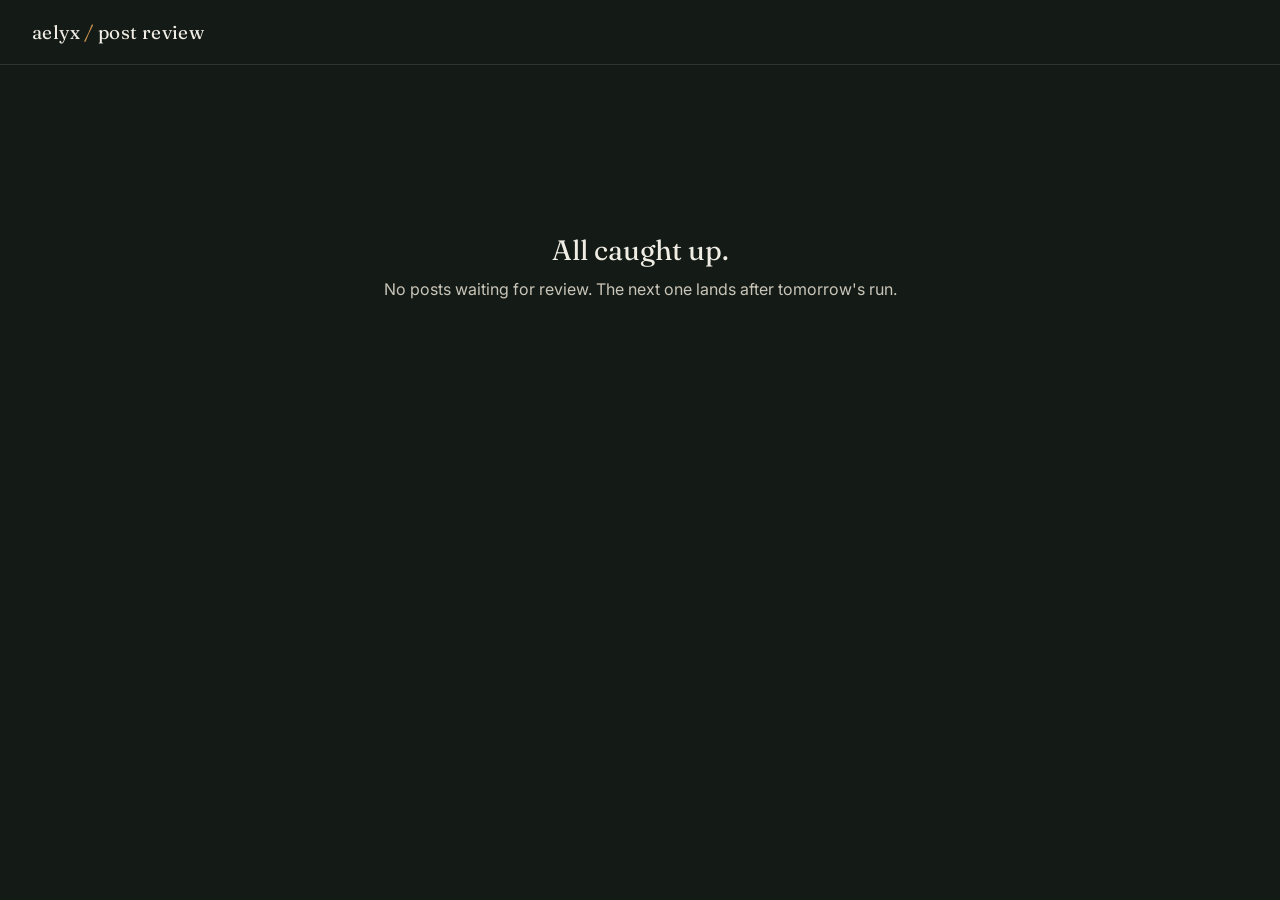
<file: dashboard/index.html>
<!DOCTYPE html>
<html lang="en">
<head>
<meta charset="UTF-8">
<meta name="viewport" content="width=device-width, initial-scale=1.0">
<title>Aelyx — Post Review</title>
<link rel="preconnect" href="https://fonts.googleapis.com">
<link href="https://fonts.googleapis.com/css2?family=Fraunces:opsz,wght@9..144,400;9..144,500;9..144,600&family=Inter:wght@400;500;600&display=swap" rel="stylesheet">
<style>
  :root {
    --charcoal: #1C2620;
    --charcoal-deep: #141B17;
    --cream: #F0EDE4;
    --cream-dim: #C9C5B8;
    --brass: #C9914F;
    --brass-dim: #8E6736;
    --line: rgba(240, 237, 228, 0.12);
    --danger: #B5604A;
  }

  * { box-sizing: border-box; }

  html, body {
    margin: 0;
    padding: 0;
    background: var(--charcoal-deep);
    color: var(--cream);
    font-family: 'Inter', system-ui, sans-serif;
    min-height: 100vh;
  }

  .topbar {
    display: flex;
    align-items: center;
    justify-content: space-between;
    padding: 20px 32px;
    border-bottom: 1px solid var(--line);
  }

  .topbar .wordmark {
    font-family: 'Fraunces', serif;
    font-size: 19px;
    letter-spacing: 0.02em;
    color: var(--cream);
  }
  .topbar .wordmark span { color: var(--brass); }

  .queue-position {
    font-size: 13px;
    color: var(--cream-dim);
    letter-spacing: 0.04em;
    text-transform: uppercase;
  }

  main {
    max-width: 980px;
    margin: 0 auto;
    padding: 48px 24px 96px;
  }

  .empty-state {
    text-align: center;
    padding: 120px 24px;
    color: var(--cream-dim);
  }
  .empty-state .mark {
    font-family: 'Fraunces', serif;
    font-size: 28px;
    color: var(--cream);
    margin-bottom: 12px;
  }

  .review-card {
    display: grid;
    grid-template-columns: 1fr 1fr;
    gap: 0;
    background: var(--charcoal);
    border: 1px solid var(--line);
    border-radius: 4px;
    overflow: hidden;
  }

  @media (max-width: 760px) {
    .review-card { grid-template-columns: 1fr; }
  }

  .visual-pane {
    position: relative;
    background: var(--charcoal-deep);
    display: flex;
    align-items: center;
    justify-content: center;
    padding: 28px;
  }
  .visual-pane svg {
    width: 100%;
    height: auto;
    display: block;
  }
  .visual-pane .frame-tag {
    position: absolute;
    bottom: 14px;
    right: 18px;
    font-family: 'Fraunces', serif;
    font-size: 11px;
    letter-spacing: 0.08em;
    color: var(--brass-dim);
    text-transform: uppercase;
  }

  .copy-pane {
    padding: 40px 36px;
    display: flex;
    flex-direction: column;
  }

  .meta-row {
    display: flex;
    gap: 8px;
    margin-bottom: 22px;
  }
  .tag {
    font-size: 11px;
    letter-spacing: 0.06em;
    text-transform: uppercase;
    color: var(--brass);
    border: 1px solid var(--brass-dim);
    padding: 4px 9px;
    border-radius: 100px;
  }

  .hook {
    font-family: 'Fraunces', serif;
    font-size: 26px;
    line-height: 1.28;
    font-weight: 500;
    margin: 0 0 18px;
    color: var(--cream);
  }

  .body-text {
    font-size: 15px;
    line-height: 1.65;
    color: var(--cream-dim);
    white-space: pre-wrap;
    margin-bottom: 18px;
    flex-grow: 1;
  }

  .cta-line {
    font-size: 14px;
    color: var(--brass);
    font-style: italic;
    margin-bottom: 28px;
  }

  .actions {
    display: flex;
    gap: 12px;
    border-top: 1px solid var(--line);
    padding-top: 24px;
  }

  button {
    font-family: 'Inter', sans-serif;
    font-size: 14px;
    font-weight: 600;
    letter-spacing: 0.01em;
    padding: 12px 22px;
    border-radius: 4px;
    border: none;
    cursor: pointer;
    transition: opacity 0.15s ease;
  }
  button:hover { opacity: 0.85; }
  button:disabled { opacity: 0.4; cursor: not-allowed; }

  .btn-approve {
    background: var(--brass);
    color: var(--charcoal-deep);
    flex: 1;
  }
  .btn-skip {
    background: transparent;
    color: var(--cream-dim);
    border: 1px solid var(--line);
  }

  .status-banner {
    font-size: 13px;
    color: var(--cream-dim);
    margin-top: 16px;
    text-align: center;
  }

  .archive-section {
    margin-top: 64px;
  }
  .archive-section h2 {
    font-family: 'Fraunces', serif;
    font-size: 16px;
    color: var(--cream-dim);
    letter-spacing: 0.02em;
    font-weight: 500;
    border-bottom: 1px solid var(--line);
    padding-bottom: 12px;
  }
  .archive-row {
    display: flex;
    justify-content: space-between;
    padding: 14px 0;
    border-bottom: 1px solid var(--line);
    font-size: 13px;
    color: var(--cream-dim);
  }
  .archive-row .archive-status {
    text-transform: uppercase;
    letter-spacing: 0.04em;
    font-size: 11px;
  }
  .status-published { color: #8FAF8A; }
  .status-ready_for_manual_post { color: var(--brass); }
  .status-skipped { color: var(--cream-dim); opacity: 0.6; }
</style>
</head>
<body>

<div class="topbar">
  <div class="wordmark">aelyx <span>/</span> post review</div>
  <div class="queue-position" id="queuePosition"></div>
</div>

<main id="main">
  <!-- populated by JS -->
</main>

<script>
  // ---- CONFIGURE THESE TWO VALUES once your repo is pushed ----
  const GITHUB_REPO = "SerialGuy/aelyx-linkedin-engine"; // e.g. "aelyx/aelyx-linkedin-engine"
  const GITHUB_TOKEN_NOTE = "Approval triggers a repository_dispatch event — see README for the one-time setup of a fine-grained PAT stored in your browser's session only, never committed to the repo.";
  // ---------------------------------------------------------------

  let queue = [];
  let currentIndex = 0;

  async function loadQueue() {
    const res = await fetch('data/queue.json?_=' + Date.now());
    queue = await res.json();
    renderCurrent();
  }

  function pendingPosts() {
    return queue.filter(p => p.status === 'pending_approval');
  }

  function renderCurrent() {
    const pending = pendingPosts();
    const main = document.getElementById('main');
    const posRow = document.getElementById('queuePosition');

    if (pending.length === 0) {
      posRow.textContent = '';
      main.innerHTML = `
        <div class="empty-state">
          <div class="mark">All caught up.</div>
          <div>No posts waiting for review. The next one lands after tomorrow's run.</div>
        </div>`;
      renderArchive();
      return;
    }

    const post = pending[0];
    posRow.textContent = `1 of ${pending.length} pending`;

    main.innerHTML = `
      <div class="review-card">
        <div class="visual-pane">
          ${post.svg}
          <div class="frame-tag">aelyx · ${post.angle.replace('_',' ')}</div>
        </div>
        <div class="copy-pane">
          <div class="meta-row">
            <span class="tag">${post.angle.replace('_',' ')}</span>
            <span class="tag">${post.hook_style.replace('_',' ')}</span>
          </div>
          <p class="hook">${escapeHtml(post.hook_text)}</p>
          <div class="body-text">${escapeHtml(post.body)}</div>
          <div class="cta-line">${escapeHtml(post.cta)}</div>
          <div class="actions">
            <button class="btn-approve" id="approveBtn">Approve &amp; publish</button>
            <button class="btn-skip" id="skipBtn">Skip</button>
          </div>
          <div class="status-banner" id="statusBanner"></div>
        </div>
      </div>
    `;

    document.getElementById('approveBtn').onclick = () => approvePost(post.id);
    document.getElementById('skipBtn').onclick = () => skipPost(post.id);

    renderArchive();
  }

  function renderArchive() {
    const decided = queue.filter(p => p.status !== 'pending_approval');
    if (decided.length === 0) return;
    const main = document.getElementById('main');
    const rows = decided.slice().reverse().map(p => `
      <div class="archive-row">
        <span>${escapeHtml(p.hook_text)}</span>
        <span class="archive-status status-${p.status}">${p.status.replace(/_/g,' ')}</span>
      </div>
    `).join('');
    main.innerHTML += `
      <div class="archive-section">
        <h2>Recent decisions</h2>
        ${rows}
      </div>`;
  }

  function escapeHtml(str) {
    const div = document.createElement('div');
    div.textContent = str;
    return div.innerHTML;
  }

  async function approvePost(postId) {
    const banner = document.getElementById('statusBanner');
    const token = sessionStorage.getItem('aelyx_gh_token');
    if (!token) {
      promptForToken();
      return;
    }
    banner.textContent = 'Sending to LinkedIn…';
    document.getElementById('approveBtn').disabled = true;

    try {
      const res = await fetch(`https://api.github.com/repos/${GITHUB_REPO}/dispatches`, {
        method: 'POST',
        headers: {
          'Authorization': `Bearer ${token}`,
          'Accept': 'application/vnd.github+json',
          'Content-Type': 'application/json'
        },
        body: JSON.stringify({
          event_type: 'approve_post',
          client_payload: { post_id: postId }
        })
      });
      if (res.status === 204) {
        banner.textContent = 'Approved — publishing now. This page will update shortly.';
        setTimeout(loadQueue, 4000);
      } else {
        const text = await res.text();
        banner.textContent = `Something went wrong (${res.status}). ${text}`;
        document.getElementById('approveBtn').disabled = false;
      }
    } catch (e) {
      banner.textContent = 'Network error — check your connection and try again.';
      document.getElementById('approveBtn').disabled = false;
    }
  }

  function promptForToken() {
    const banner = document.getElementById('statusBanner');
    const token = prompt(
      "One-time setup: paste a GitHub fine-grained personal access token with 'Contents: write' " +
      "access to this repo. It's stored only in this browser tab's session — never sent anywhere " +
      "except GitHub's API, never committed anywhere."
    );
    if (token) {
      sessionStorage.setItem('aelyx_gh_token', token.trim());
      banner.textContent = 'Token saved for this session. Click Approve again.';
    }
  }

  async function skipPost(postId) {
    const banner = document.getElementById('statusBanner');
    const token = sessionStorage.getItem('aelyx_gh_token');
    if (!token) {
      promptForToken();
      return;
    }
    banner.textContent = 'Marking skipped…';
    try {
      const res = await fetch(`https://api.github.com/repos/${GITHUB_REPO}/dispatches`, {
        method: 'POST',
        headers: {
          'Authorization': `Bearer ${token}`,
          'Accept': 'application/vnd.github+json',
          'Content-Type': 'application/json'
        },
        body: JSON.stringify({
          event_type: 'skip_post',
          client_payload: { post_id: postId }
        })
      });
      if (res.status === 204) {
        banner.textContent = 'Skipped. Updating…';
        setTimeout(loadQueue, 4000);
      } else {
        banner.textContent = `Couldn't mark as skipped (${res.status}). Try again.`;
      }
    } catch (e) {
      banner.textContent = 'Network error — try again.';
    }
  }

  loadQueue();
  // Refresh every 60s in case a new post lands or a CI run finishes.
  setInterval(loadQueue, 60000);
</script>

</body>
</html>
</file>
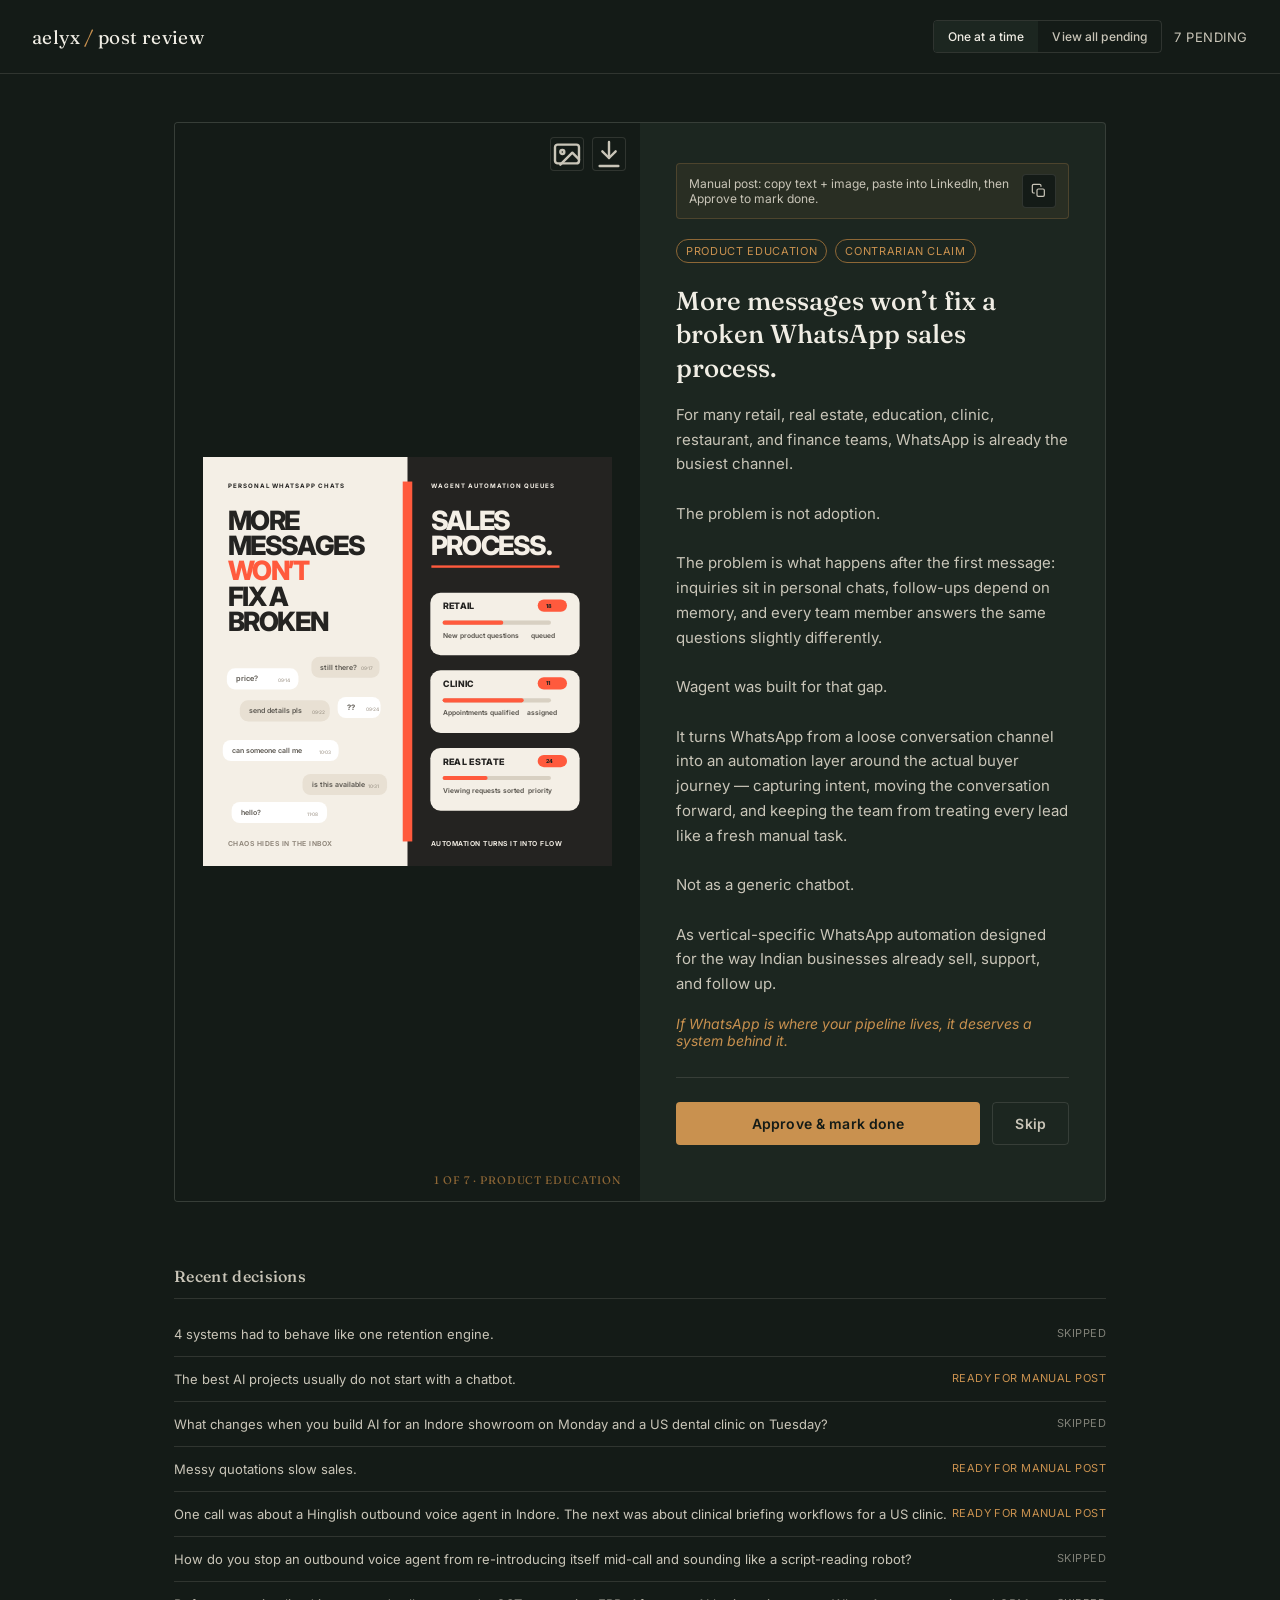
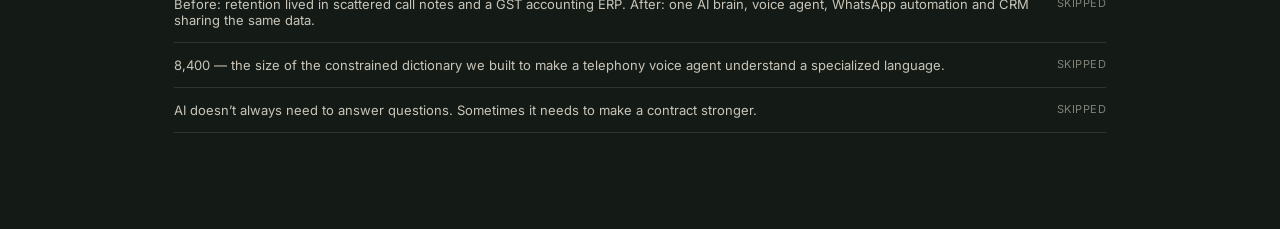
<file: docs/index.html>
<!DOCTYPE html>
<html lang="en">
<head>
<meta charset="UTF-8">
<meta name="viewport" content="width=device-width, initial-scale=1.0">
<meta name="robots" content="noindex,nofollow">
<meta name="github-repo" content="SerialGuy/aelyx-linkedin-engine">
<title>Aelyx — Post Review</title>
<link rel="preconnect" href="https://fonts.googleapis.com">
<link href="https://fonts.googleapis.com/css2?family=Fraunces:opsz,wght@9..144,400;9..144,500;9..144,600&family=Inter:wght@400;500;600&display=swap" rel="stylesheet">
<style>
  :root {
    --charcoal: #1C2620;
    --charcoal-deep: #141B17;
    --cream: #F0EDE4;
    --cream-dim: #C9C5B8;
    --brass: #C9914F;
    --brass-dim: #8E6736;
    --line: rgba(240, 237, 228, 0.12);
    --danger: #B5604A;
  }

  * { box-sizing: border-box; }

  html, body {
    margin: 0;
    padding: 0;
    background: var(--charcoal-deep);
    color: var(--cream);
    font-family: 'Inter', system-ui, sans-serif;
    min-height: 100vh;
  }

  .topbar {
    display: flex;
    align-items: center;
    justify-content: space-between;
    padding: 20px 32px;
    border-bottom: 1px solid var(--line);
    gap: 16px;
    flex-wrap: wrap;
  }

  .topbar .wordmark {
    font-family: 'Fraunces', serif;
    font-size: 19px;
    letter-spacing: 0.02em;
    color: var(--cream);
  }
  .topbar .wordmark span { color: var(--brass); }

  .queue-position {
    font-size: 13px;
    color: var(--cream-dim);
    letter-spacing: 0.04em;
    text-transform: uppercase;
  }

  .topbar-controls {
    display: flex;
    align-items: center;
    gap: 12px;
  }

  .view-toggle {
    display: flex;
    border: 1px solid var(--line);
    border-radius: 4px;
    overflow: hidden;
  }

  .view-toggle button {
    font-size: 12px;
    font-weight: 500;
    padding: 8px 14px;
    background: transparent;
    color: var(--cream-dim);
    border: none;
    border-radius: 0;
    cursor: pointer;
  }

  .view-toggle button.active {
    background: var(--charcoal);
    color: var(--cream);
  }

  .view-toggle button:hover:not(.active) {
    opacity: 0.85;
  }

  .pending-stack {
    display: flex;
    flex-direction: column;
    gap: 40px;
  }

  .manual-bar {
    display: flex;
    align-items: center;
    gap: 10px;
    margin-bottom: 20px;
    padding: 10px 12px;
    background: rgba(201, 145, 79, 0.08);
    border: 1px solid rgba(201, 145, 79, 0.22);
    border-radius: 4px;
    font-size: 12px;
    color: var(--cream-dim);
  }

  .manual-bar span {
    flex: 1;
  }

  .icon-btn {
    display: inline-flex;
    align-items: center;
    justify-content: center;
    width: 34px;
    height: 34px;
    padding: 0;
    border-radius: 4px;
    border: 1px solid var(--line);
    background: var(--charcoal-deep);
    color: var(--cream-dim);
    cursor: pointer;
    flex-shrink: 0;
    transition: color 0.15s ease, border-color 0.15s ease, background 0.15s ease;
  }

  .icon-btn:hover {
    color: var(--brass);
    border-color: var(--brass-dim);
    opacity: 1;
  }

  .icon-btn.copied {
    color: #8FAF8A;
    border-color: #8FAF8A;
  }

  .icon-btn svg {
    width: 16px;
    height: 16px;
    fill: none;
    stroke: currentColor;
    stroke-width: 1.8;
    stroke-linecap: round;
    stroke-linejoin: round;
  }

  .visual-pane .image-tools {
    position: absolute;
    top: 14px;
    right: 14px;
    display: flex;
    gap: 8px;
  }

  main {
    max-width: 980px;
    margin: 0 auto;
    padding: 48px 24px 96px;
  }

  .empty-state {
    text-align: center;
    padding: 120px 24px;
    color: var(--cream-dim);
  }
  .empty-state .mark {
    font-family: 'Fraunces', serif;
    font-size: 28px;
    color: var(--cream);
    margin-bottom: 12px;
  }

  .review-card {
    display: grid;
    grid-template-columns: 1fr 1fr;
    gap: 0;
    background: var(--charcoal);
    border: 1px solid var(--line);
    border-radius: 4px;
    overflow: hidden;
  }

  @media (max-width: 760px) {
    .review-card { grid-template-columns: 1fr; }
  }

  .visual-pane {
    position: relative;
    background: var(--charcoal-deep);
    display: flex;
    align-items: center;
    justify-content: center;
    padding: 28px;
  }
  .visual-pane svg {
    width: 100%;
    height: auto;
    display: block;
  }
  .visual-pane .svg-host {
    width: 100%;
  }
  .visual-pane .svg-host svg {
    width: 100%;
    height: auto;
    display: block;
  }
  .visual-pane .frame-tag {
    position: absolute;
    bottom: 14px;
    right: 18px;
    font-family: 'Fraunces', serif;
    font-size: 11px;
    letter-spacing: 0.08em;
    color: var(--brass-dim);
    text-transform: uppercase;
  }

  .copy-pane {
    padding: 40px 36px;
    display: flex;
    flex-direction: column;
  }

  .meta-row {
    display: flex;
    gap: 8px;
    margin-bottom: 22px;
  }
  .tag {
    font-size: 11px;
    letter-spacing: 0.06em;
    text-transform: uppercase;
    color: var(--brass);
    border: 1px solid var(--brass-dim);
    padding: 4px 9px;
    border-radius: 100px;
  }

  .hook {
    font-family: 'Fraunces', serif;
    font-size: 26px;
    line-height: 1.28;
    font-weight: 500;
    margin: 0 0 18px;
    color: var(--cream);
  }

  .body-text {
    font-size: 15px;
    line-height: 1.65;
    color: var(--cream-dim);
    white-space: pre-wrap;
    margin-bottom: 18px;
    flex-grow: 1;
  }

  .cta-line {
    font-size: 14px;
    color: var(--brass);
    font-style: italic;
    margin-bottom: 28px;
  }

  .actions {
    display: flex;
    gap: 12px;
    border-top: 1px solid var(--line);
    padding-top: 24px;
  }

  button {
    font-family: 'Inter', sans-serif;
    font-size: 14px;
    font-weight: 600;
    letter-spacing: 0.01em;
    padding: 12px 22px;
    border-radius: 4px;
    border: none;
    cursor: pointer;
    transition: opacity 0.15s ease;
  }
  button:hover { opacity: 0.85; }
  button:disabled { opacity: 0.4; cursor: not-allowed; }

  .btn-approve {
    background: var(--brass);
    color: var(--charcoal-deep);
    flex: 1;
  }
  .btn-skip {
    background: transparent;
    color: var(--cream-dim);
    border: 1px solid var(--line);
  }

  .status-banner {
    font-size: 13px;
    color: var(--cream-dim);
    margin-top: 16px;
    text-align: center;
  }

  .archive-section {
    margin-top: 64px;
  }
  .archive-section h2 {
    font-family: 'Fraunces', serif;
    font-size: 16px;
    color: var(--cream-dim);
    letter-spacing: 0.02em;
    font-weight: 500;
    border-bottom: 1px solid var(--line);
    padding-bottom: 12px;
  }
  .archive-row {
    display: flex;
    justify-content: space-between;
    padding: 14px 0;
    border-bottom: 1px solid var(--line);
    font-size: 13px;
    color: var(--cream-dim);
  }
  .archive-row .archive-status {
    text-transform: uppercase;
    letter-spacing: 0.04em;
    font-size: 11px;
  }
  .status-published { color: #8FAF8A; }
  .status-ready_for_manual_post { color: var(--brass); }
  .status-skipped { color: var(--cream-dim); opacity: 0.6; }
</style>
</head>
<body>

<div class="topbar">
  <div class="wordmark">aelyx <span>/</span> post review</div>
  <div class="topbar-controls">
    <div class="view-toggle" id="viewToggle">
      <button type="button" data-view="single" class="active">One at a time</button>
      <button type="button" data-view="all">View all pending</button>
    </div>
    <div class="queue-position" id="queuePosition"></div>
  </div>
</div>

<main id="main">
  <!-- populated by JS -->
</main>

<script>
  // Override in a <meta name="github-repo" content="owner/repo"> tag if needed.
  // Otherwise auto-detected from github.io project pages URLs.
  const GITHUB_REPO = detectGithubRepo() || "SerialGuy/aelyx-linkedin-engine";

  let queue = [];
  let viewMode = sessionStorage.getItem('aelyx_view_mode') || 'single';

  const ICONS = {
    copy: '<svg viewBox="0 0 24 24"><rect x="9" y="9" width="11" height="11" rx="2"/><path d="M5 15H4a2 2 0 0 1-2-2V4a2 2 0 0 1 2-2h9a2 2 0 0 1 2 2v1"/></svg>',
    image: '<svg viewBox="0 0 24 24"><rect x="3" y="5" width="18" height="14" rx="2"/><circle cx="8.5" cy="10.5" r="1.5"/><path d="m21 16-5-5L7 20"/></svg>',
    download: '<svg viewBox="0 0 24 24"><path d="M12 3v12"/><path d="m7 10 5 5 5-5"/><path d="M5 21h14"/></svg>',
  };

  function detectGithubRepo() {
    const meta = document.querySelector('meta[name="github-repo"]')?.content?.trim();
    if (meta) return meta;

    const host = window.location.hostname;
    if (!host.endsWith('github.io')) return null;

    const owner = host.replace('.github.io', '');
    const project = window.location.pathname.split('/').filter(Boolean)[0];
    return project ? `${owner}/${project}` : null;
  }

  function formatLabel(value) {
    return String(value || '').replace(/_/g, ' ');
  }

  function postText(post) {
    return [post.hook_text, post.body, post.cta].filter(Boolean).join('\n\n');
  }

  function flashCopied(btn) {
    btn.classList.add('copied');
    const prev = btn.title;
    btn.title = 'Copied!';
    setTimeout(() => {
      btn.classList.remove('copied');
      btn.title = prev;
    }, 1600);
  }

  function makeIconButton(title, iconHtml, onClick) {
    const btn = document.createElement('button');
    btn.type = 'button';
    btn.className = 'icon-btn';
    btn.title = title;
    btn.innerHTML = iconHtml;
    btn.addEventListener('click', onClick);
    return btn;
  }

  let FONTS_CSS = '';
  const withFonts = svg => svg.replace('<!--AELYX_FONTS-->', `<style>${FONTS_CSS}</style>`);

  async function svgToPngBlob(svgString) {
    svgString = withFonts(svgString);
    return new Promise((resolve, reject) => {
      const img = new Image();
      const url = URL.createObjectURL(new Blob([svgString], { type: 'image/svg+xml;charset=utf-8' }));
      img.onload = () => {
        const canvas = document.createElement('canvas');
        canvas.width = 1080;
        canvas.height = 1350;
        canvas.getContext('2d').drawImage(img, 0, 0, 1080, 1350);
        URL.revokeObjectURL(url);
        canvas.toBlob(blob => blob ? resolve(blob) : reject(new Error('PNG conversion failed')), 'image/png');
      };
      img.onerror = () => {
        URL.revokeObjectURL(url);
        reject(new Error('Could not render image'));
      };
      img.src = url;
    });
  }

  async function copyPostText(post, btn) {
    try {
      await navigator.clipboard.writeText(postText(post));
      flashCopied(btn);
    } catch (_) {
      alert('Could not copy text — your browser may block clipboard access on this page.');
    }
  }

  async function copyPostImage(post, btn) {
    try {
      const blob = await svgToPngBlob(post.svg);
      if (navigator.clipboard?.write && window.ClipboardItem) {
        await navigator.clipboard.write([new ClipboardItem({ 'image/png': blob })]);
        flashCopied(btn);
        return;
      }
      downloadPostImage(post);
      flashCopied(btn);
    } catch (_) {
      try {
        downloadPostImage(post);
        flashCopied(btn);
      } catch (err) {
        alert(err.message || 'Could not copy image. Try Download instead.');
      }
    }
  }

  const slidesOf = post => (post.slides && post.slides.length ? post.slides : [post.svg]);
  const currentSvg = post => slidesOf(post)[post._slide || 0];

  // Downloads every slide of a carousel (one PNG each), or the single image.
  function downloadPostImage(post) {
    const all = slidesOf(post);
    all.forEach((svg, i) => {
      svgToPngBlob(svg).then(blob => {
        const link = document.createElement('a');
        link.download = `${post.id || 'aelyx-post'}${all.length > 1 ? '-' + String(i + 1).padStart(2, '0') : ''}.png`;
        link.href = URL.createObjectURL(blob);
        link.click();
        URL.revokeObjectURL(link.href);
      });
    });
  }

  function setupViewToggle() {
    const toggle = document.getElementById('viewToggle');
    for (const btn of toggle.querySelectorAll('button')) {
      btn.classList.toggle('active', btn.dataset.view === viewMode);
      btn.onclick = () => {
        viewMode = btn.dataset.view;
        sessionStorage.setItem('aelyx_view_mode', viewMode);
        for (const b of toggle.querySelectorAll('button')) {
          b.classList.toggle('active', b.dataset.view === viewMode);
        }
        renderCurrent();
      };
    }
  }

  async function loadQueue() {
    try {
      const res = await fetch('data/queue.json?_=' + Date.now());
      if (!res.ok) throw new Error(`Could not load queue (${res.status})`);
      queue = await res.json();
      try { FONTS_CSS = await (await fetch('data/fonts.css')).text(); } catch (e) {}
      renderCurrent();
    } catch (err) {
      document.getElementById('main').innerHTML = `
        <div class="empty-state">
          <div class="mark">Could not load queue.</div>
          <div>${escapeHtml(err.message)}</div>
        </div>`;
    }
  }

  function pendingPosts() {
    return queue.filter(p => p.status === 'pending_approval');
  }

  function mountSvg(container, svgString) {
    container.replaceChildren();
    if (!svgString) {
      container.textContent = 'No preview available.';
      return;
    }

    // Never inject SVG via innerHTML — embedded <style> tags break the page DOM
    // and silently prevent Approve/Skip buttons from mounting.
    const doc = new DOMParser().parseFromString(withFonts(svgString), 'image/svg+xml');
    const err = doc.querySelector('parsererror');
    if (err) {
      container.textContent = 'Preview unavailable (invalid SVG).';
      return;
    }
    container.appendChild(doc.documentElement);
  }

  function renderCurrent() {
    const pending = pendingPosts();
    const main = document.getElementById('main');
    const posRow = document.getElementById('queuePosition');
    main.replaceChildren();
    setupViewToggle();

    if (pending.length === 0) {
      posRow.textContent = '';
      const empty = document.createElement('div');
      empty.className = 'empty-state';
      empty.innerHTML = `
        <div class="mark">All caught up.</div>
        <div>No posts waiting for review. The next one lands after tomorrow's run.</div>`;
      main.appendChild(empty);
      renderArchive(main);
      return;
    }

    posRow.textContent = `${pending.length} pending`;

    if (viewMode === 'all') {
      const stack = document.createElement('div');
      stack.className = 'pending-stack';
      pending.forEach((post, index) => {
        stack.appendChild(buildReviewCard(post, { showIndex: index + 1, total: pending.length }));
      });
      main.appendChild(stack);
    } else {
      main.appendChild(buildReviewCard(pending[0], { showIndex: 1, total: pending.length }));
    }

    renderArchive(main);
  }

  function buildReviewCard(post, { showIndex, total }) {
    const card = document.createElement('div');
    card.className = 'review-card';
    card.dataset.postId = post.id;

    const visualPane = document.createElement('div');
    visualPane.className = 'visual-pane';

    const imageTools = document.createElement('div');
    imageTools.className = 'image-tools';
    const copyImgBtn = makeIconButton('Copy image (PNG)', ICONS.image, () => copyPostImage(post, copyImgBtn));
    const dlImgBtn = makeIconButton('Download image (PNG)', ICONS.download, () => {
      downloadPostImage(post);
      flashCopied(dlImgBtn);
    });
    imageTools.append(copyImgBtn, dlImgBtn);
    visualPane.appendChild(imageTools);

    const svgHost = document.createElement('div');
    svgHost.className = 'svg-host';
    mountSvg(svgHost, post.svg);
    visualPane.appendChild(svgHost);

    const frameTag = document.createElement('div');
    frameTag.className = 'frame-tag';
    frameTag.textContent = total > 1 ? `${showIndex} of ${total} · ${formatLabel(post.angle)}` : `aelyx · ${formatLabel(post.angle)}`;
    visualPane.appendChild(frameTag);

    const copyPane = document.createElement('div');
    copyPane.className = 'copy-pane';

    const manualBar = document.createElement('div');
    manualBar.className = 'manual-bar';
    const manualHint = document.createElement('span');
    manualHint.textContent = 'Manual post: copy text + image, paste into LinkedIn, then Approve to mark done.';
    const copyTextBtn = makeIconButton('Copy post text', ICONS.copy, () => copyPostText(post, copyTextBtn));
    manualBar.append(manualHint, copyTextBtn);
    copyPane.appendChild(manualBar);

    const metaRow = document.createElement('div');
    metaRow.className = 'meta-row';
    for (const label of [post.angle, post.hook_style]) {
      const tag = document.createElement('span');
      tag.className = 'tag';
      tag.textContent = formatLabel(label);
      metaRow.appendChild(tag);
    }

    const hook = document.createElement('p');
    hook.className = 'hook';
    hook.textContent = post.hook_text;

    const body = document.createElement('div');
    body.className = 'body-text';
    body.textContent = post.body;

    const cta = document.createElement('div');
    cta.className = 'cta-line';
    cta.textContent = post.cta;

    const actions = document.createElement('div');
    actions.className = 'actions';

    const approveBtn = document.createElement('button');
    approveBtn.className = 'btn-approve';
    approveBtn.type = 'button';
    approveBtn.textContent = 'Approve & mark done';
    approveBtn.addEventListener('click', () => approvePost(post.id, card));

    const skipBtn = document.createElement('button');
    skipBtn.className = 'btn-skip';
    skipBtn.type = 'button';
    skipBtn.textContent = 'Skip';
    skipBtn.addEventListener('click', () => skipPost(post.id, card));

    const banner = document.createElement('div');
    banner.className = 'status-banner';

    actions.append(approveBtn, skipBtn);
    copyPane.append(metaRow, hook, body, cta, actions, banner);
    card.append(visualPane, copyPane);
    return card;
  }

  function getCardControls(card) {
    if (!card) return { approveBtn: null, skipBtn: null, banner: null };
    return {
      approveBtn: card.querySelector('.btn-approve'),
      skipBtn: card.querySelector('.btn-skip'),
      banner: card.querySelector('.status-banner'),
    };
  }

  function setBusy(card, busy) {
    const { approveBtn, skipBtn } = getCardControls(card);
    if (approveBtn) approveBtn.disabled = busy;
    if (skipBtn) skipBtn.disabled = busy;
  }

  function renderArchive(main) {
    const decided = queue.filter(p => p.status !== 'pending_approval');
    if (decided.length === 0) return;

    const section = document.createElement('div');
    section.className = 'archive-section';

    const heading = document.createElement('h2');
    heading.textContent = 'Recent decisions';
    section.appendChild(heading);

    for (const p of decided.slice().reverse()) {
      const row = document.createElement('div');
      row.className = 'archive-row';

      const hook = document.createElement('span');
      hook.textContent = p.hook_text;

      const status = document.createElement('span');
      status.className = `archive-status status-${p.status}`;
      status.textContent = formatLabel(p.status);

      row.append(hook, status);
      section.appendChild(row);
    }

    main.appendChild(section);
  }

  function escapeHtml(str) {
    const div = document.createElement('div');
    div.textContent = str;
    return div.innerHTML;
  }

  function requireToken() {
    let token = sessionStorage.getItem('aelyx_gh_token');
    if (token) return token.trim();

    token = prompt(
      "One-time setup: paste a GitHub fine-grained personal access token with " +
      "'Contents: Read and write' and 'Actions: Read and write' on this repo. " +
      "It is stored only in this browser session and sent only to GitHub's API."
    );
    if (!token) return null;

    token = token.trim();
    sessionStorage.setItem('aelyx_gh_token', token);
    return token;
  }

  async function dispatchWorkflow(eventType, postId) {
    const token = requireToken();
    if (!token) {
      throw new Error('GitHub token required. Paste a PAT when prompted, then try again.');
    }

    const res = await fetch(`https://api.github.com/repos/${GITHUB_REPO}/dispatches`, {
      method: 'POST',
      headers: {
        'Authorization': `Bearer ${token}`,
        'Accept': 'application/vnd.github+json',
        'Content-Type': 'application/json',
        'X-GitHub-Api-Version': '2022-11-28',
      },
      body: JSON.stringify({
        event_type: eventType,
        client_payload: { post_id: postId },
      }),
    });

    if (res.status === 204) return;

    let detail = await res.text();
    try {
      const json = JSON.parse(detail);
      detail = json.message || detail;
    } catch (_) {}

    if (res.status === 401 || res.status === 403) {
      sessionStorage.removeItem('aelyx_gh_token');
      throw new Error(`${res.status}: ${detail}. Token cleared — paste a new one and retry.`);
    }

    throw new Error(`${res.status}: ${detail}`);
  }

  async function approvePost(postId, card) {
    const { banner } = getCardControls(card);
    banner.textContent = 'Sending approval…';
    setBusy(card, true);

    try {
      await dispatchWorkflow('approve_post', postId);
      banner.textContent = 'Marked done — updating queue…';
      setTimeout(loadQueue, 4000);
    } catch (e) {
      banner.textContent = e.message || 'Approval failed. Try again.';
      setBusy(card, false);
    }
  }

  async function skipPost(postId, card) {
    const { banner } = getCardControls(card);
    banner.textContent = 'Marking skipped…';
    setBusy(card, true);

    try {
      await dispatchWorkflow('skip_post', postId);
      banner.textContent = 'Skipped. Updating…';
      setTimeout(loadQueue, 4000);
    } catch (e) {
      banner.textContent = e.message || 'Skip failed. Try again.';
      setBusy(card, false);
    }
  }

  loadQueue();
  setInterval(loadQueue, 60000);
</script>

</body>
</html>
</file>
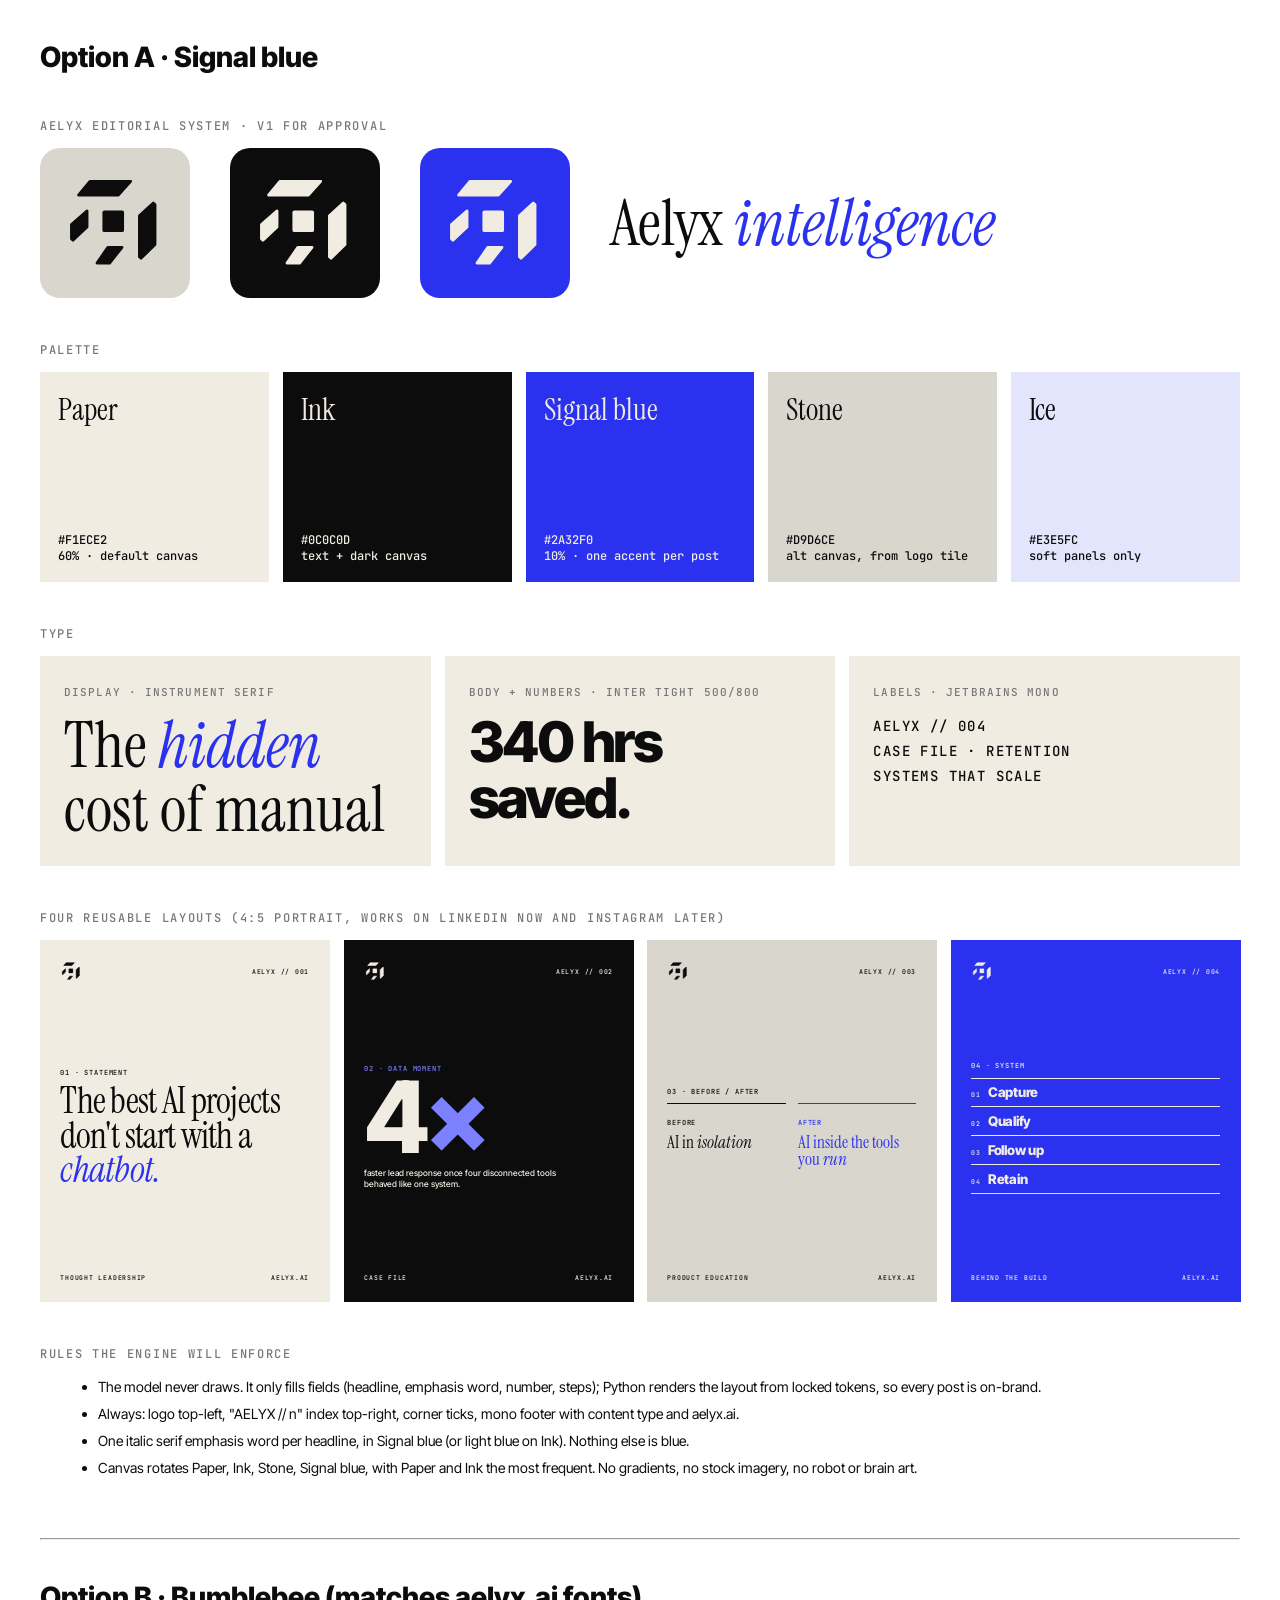
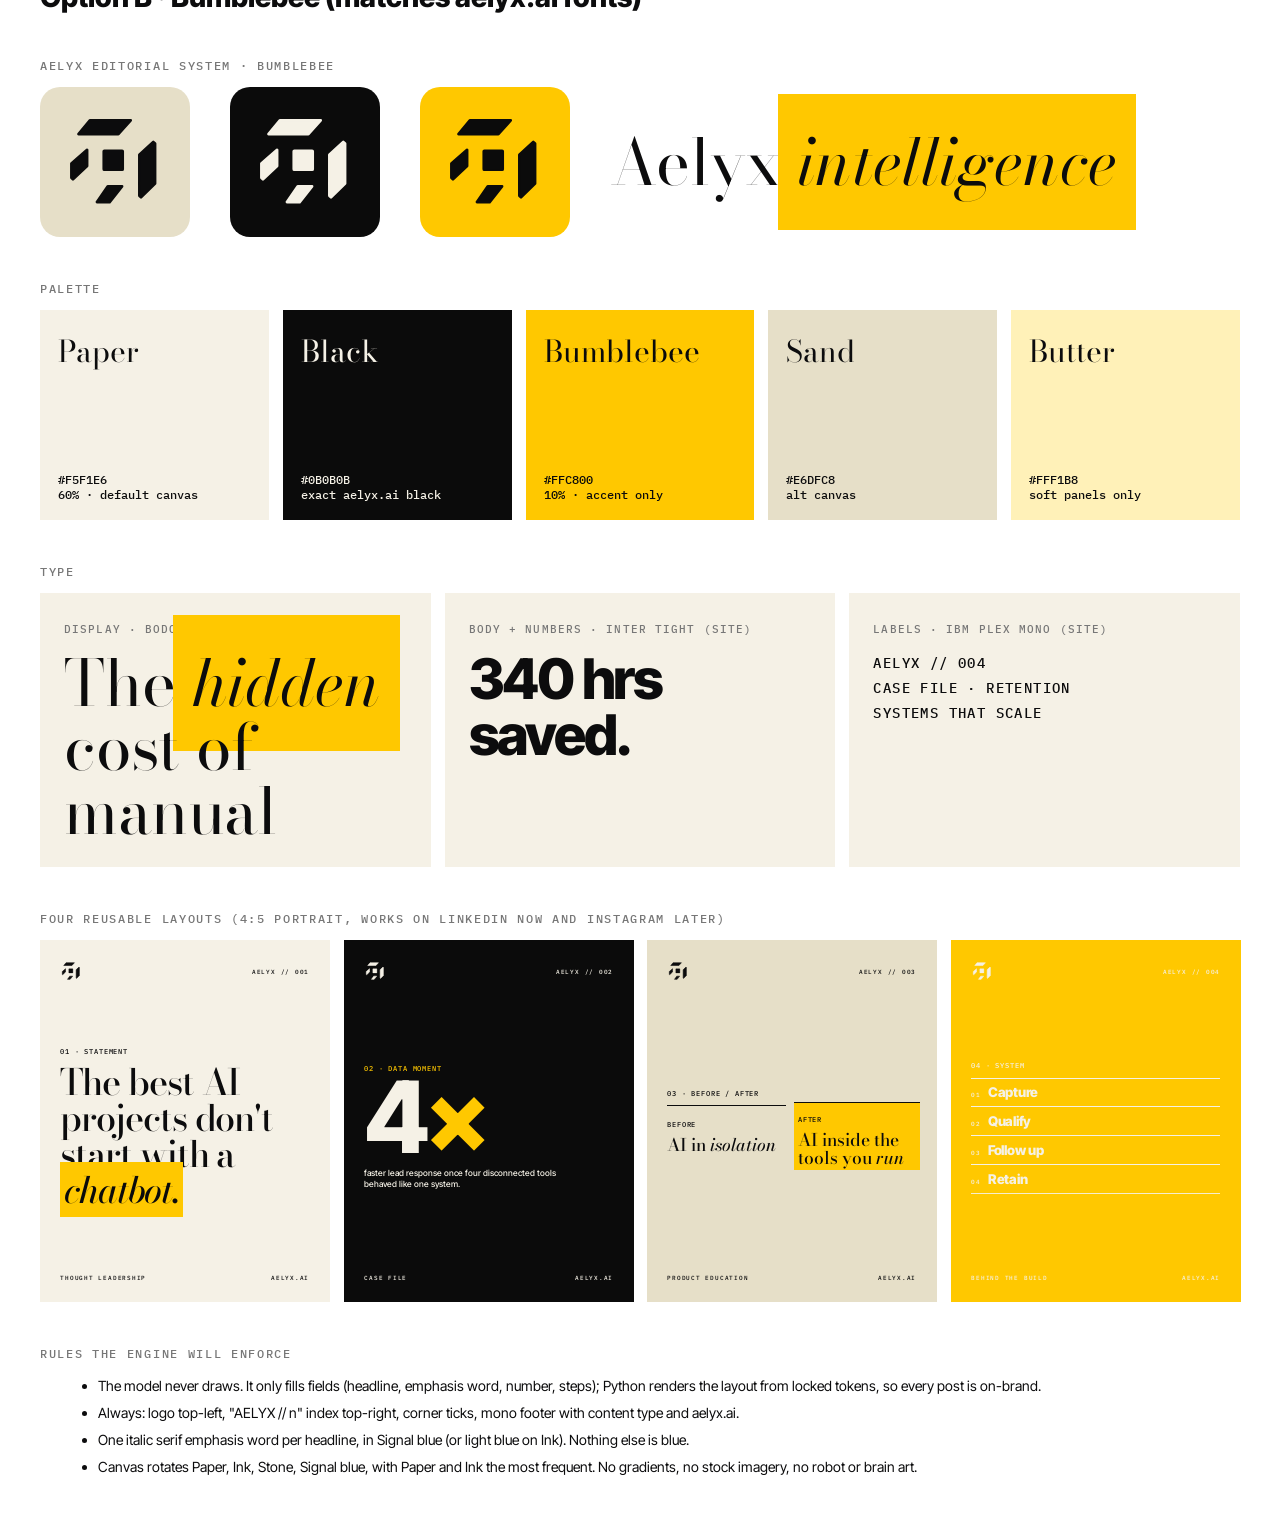
<file: brand/brand-board.html>
<!doctype html>
<html lang="en"><head><meta charset="utf-8"><title>Aelyx brand board v1</title>
<meta name="viewport" content="width=device-width,initial-scale=1">
<link href="https://fonts.googleapis.com/css2?family=Instrument+Serif:ital@0;1&family=Inter+Tight:wght@500;800&family=JetBrains+Mono:wght@500&family=Bodoni+Moda:ital,wght@0,400..700;1,400..700&family=IBM+Plex+Mono:wght@500&display=swap" rel="stylesheet">
<style>
:root{--paper:#F1ECE2;--ink:#0C0C0D;--stone:#D9D6CE;--blue:#2A32F0;--ice:#E3E5FC;
--serif:'Instrument Serif',serif;--sans:'Inter Tight',sans-serif;--mono:'JetBrains Mono',monospace}
*{box-sizing:border-box;margin:0}
body{background:#fff;font-family:var(--sans);color:var(--ink);padding:40px;max-width:1500px;margin:auto}
h6{font:500 12px var(--mono);letter-spacing:.14em;text-transform:uppercase;margin:44px 0 14px;color:#777}
.row{display:flex;gap:14px;flex-wrap:wrap}
.sw{flex:1;min-width:200px;height:210px;padding:18px;display:flex;flex-direction:column;justify-content:space-between;font:500 12px var(--mono)}
.sw b{font:400 30px var(--serif)}
.type{display:grid;grid-template-columns:repeat(3,1fr);gap:14px}
.type div{background:var(--paper);padding:24px;min-height:190px}
.type small{font:500 11px var(--mono);color:#777;letter-spacing:.1em}
/* posts */
.posts{display:grid;grid-template-columns:repeat(4,1fr);gap:14px}
.post{aspect-ratio:4/5;position:relative;overflow:hidden;padding:7% 7%;display:flex;flex-direction:column;container-type:inline-size}
.post .top,.post .bot{display:flex;justify-content:space-between;align-items:center;font:500 2.6cqw var(--mono);letter-spacing:.12em;text-transform:uppercase}
.post .top svg{width:9cqw;height:9cqw}
.post .mid{flex:1;display:flex;flex-direction:column;justify-content:center}
.post .rule{height:1px;background:currentColor;opacity:.9;margin:0}
.post .tick{position:absolute;width:3cqw;height:3cqw;border:0 solid currentColor}
.t1{top:3.4cqw;left:3.4cqw;border-width:1px 0 0 1px}.t2{top:3.4cqw;right:3.4cqw;border-width:1px 1px 0 0}
.t3{bottom:3.4cqw;left:3.4cqw;border-width:0 0 1px 1px}.t4{bottom:3.4cqw;right:3.4cqw;border-width:0 1px 1px 0}
.h{font:400 14.5cqw/.95 var(--serif);letter-spacing:-.02em}
.h i{color:var(--blue)}
.cap{font:500 3.4cqw/1.4 var(--sans);max-width:80%}
.paper{background:var(--paper)}.inkbg{background:var(--ink);color:var(--paper)}.blueb{background:var(--blue);color:var(--paper)}.stoneb{background:var(--stone)}
.inkbg .h i{color:#7C82FF}
.big{font:800 40cqw/.85 var(--sans);letter-spacing:-.05em}
.lbl{font:500 2.8cqw var(--mono);letter-spacing:.12em;text-transform:uppercase}
.cols{display:grid;grid-template-columns:1fr 1fr;gap:5cqw}
.cols>div{border-top:1px solid currentColor;padding-top:2cqw}
.cols p{font:400 7cqw/1 var(--serif);margin-top:2cqw}
.step{display:flex;gap:3cqw;align-items:baseline;border-top:1px solid currentColor;padding:2.4cqw 0;font:800 5.4cqw var(--sans);letter-spacing:-.02em}
.step span{font:500 2.6cqw var(--mono);letter-spacing:.1em}
.rules li{margin:6px 0 6px 18px;font-size:14px;line-height:1.5}
.B{--paper:#F5F1E6;--ink:#0B0B0B;--blue:#FFC800;--stone:#E6DFC8;--ice:#FFF1B8;--serif:'Bodoni Moda',serif;--mono:'IBM Plex Mono',monospace}
.B .h{font-weight:500;letter-spacing:-.03em;line-height:1}
.B .h i{color:var(--ink);background:var(--blue);padding:0 .1em}
.B .inkbg .h i{background:none;color:var(--blue)}
.B .cols p{font-weight:500}
.B .cols i,.B .type i{color:inherit}
.B .type i[style]{color:inherit!important;background:var(--blue)}
</style></head><body>

<svg width="0" height="0" style="position:absolute"><defs>
<g id="logo" stroke="currentColor" stroke-width="34" stroke-linejoin="round" fill="currentColor">
<polygon points="680,470 1200,470 1043,645 535,645"/>
<polygon points="645,845 645,1050 465,1220 445,1200 445,1020"/>
<rect x="850" y="850" width="255" height="255" rx="14" stroke-width="20"/>
<polygon points="1487,745 1510,765 1510,1275 1331,1450 1310,1430 1310,908"/>
<polygon points="908,1310 1090,1310 932,1510 770,1510"/>
</g></defs></svg>

<h2 style="font:800 28px var(--sans);margin:0 0 6px">Option A · Signal blue</h2><div id="A"><h6>Aelyx editorial system · v1 for approval</h6>
<div style="display:flex;gap:40px;align-items:center;flex-wrap:wrap">
<div style="background:var(--stone);width:150px;height:150px;border-radius:20px;display:grid;place-items:center"><svg viewBox="300 300 1400 1400" width="110"><use href="#logo"/></svg></div>
<div style="background:var(--ink);color:var(--paper);width:150px;height:150px;border-radius:20px;display:grid;place-items:center"><svg viewBox="300 300 1400 1400" width="110"><use href="#logo"/></svg></div>
<div style="background:var(--blue);color:var(--paper);width:150px;height:150px;border-radius:20px;display:grid;place-items:center"><svg viewBox="300 300 1400 1400" width="110"><use href="#logo"/></svg></div>
<div style="font:400 64px var(--serif)">Aelyx <i style="color:var(--blue)">intelligence</i></div></div>

<h6>Palette</h6>
<div class="row">
<div class="sw" style="background:var(--paper)"><b>Paper</b><span>#F1ECE2<br>60% · default canvas</span></div>
<div class="sw" style="background:var(--ink);color:var(--paper)"><b>Ink</b><span>#0C0C0D<br>text + dark canvas</span></div>
<div class="sw" style="background:var(--blue);color:var(--paper)"><b>Signal blue</b><span>#2A32F0<br>10% · one accent per post</span></div>
<div class="sw" style="background:var(--stone)"><b>Stone</b><span>#D9D6CE<br>alt canvas, from logo tile</span></div>
<div class="sw" style="background:var(--ice)"><b>Ice</b><span>#E3E5FC<br>soft panels only</span></div>
</div>

<h6>Type</h6>
<div class="type">
<div><small>DISPLAY · INSTRUMENT SERIF</small><p style="font:400 64px/1 var(--serif);margin-top:14px">The <i style="color:var(--blue)">hidden</i> cost of manual</p></div>
<div><small>BODY + NUMBERS · INTER TIGHT 500/800</small><p style="font:800 56px/1 var(--sans);letter-spacing:-.04em;margin-top:14px">340 hrs saved.</p></div>
<div><small>LABELS · JETBRAINS MONO</small><p style="font:500 14px/1.8 var(--mono);margin-top:14px;letter-spacing:.1em">AELYX // 004<br>CASE FILE · RETENTION<br>SYSTEMS THAT SCALE</p></div>
</div>

<h6>Four reusable layouts (4:5 portrait, works on LinkedIn now and Instagram later)</h6>
<div class="posts">

<div class="post paper"><i class="tick t1"></i><i class="tick t2"></i><i class="tick t3"></i><i class="tick t4"></i>
<div class="top"><svg viewBox="300 300 1400 1400"><use href="#logo"/></svg><span>Aelyx // 001</span></div>
<div class="mid"><div class="lbl" style="margin-bottom:3cqw">01 · Statement</div><div class="h">The best AI projects don't start with a <i>chatbot.</i></div></div>
<div class="bot"><span>Thought leadership</span><span>aelyx.ai</span></div></div>

<div class="post inkbg"><i class="tick t1"></i><i class="tick t2"></i><i class="tick t3"></i><i class="tick t4"></i>
<div class="top"><svg viewBox="300 300 1400 1400"><use href="#logo"/></svg><span>Aelyx // 002</span></div>
<div class="mid"><div class="lbl" style="margin-bottom:1cqw;color:#7C82FF">02 · Data moment</div><div class="big">4<span style="color:#7C82FF">×</span></div><div class="cap" style="margin-top:3cqw">faster lead response once four disconnected tools behaved like one system.</div></div>
<div class="bot"><span>Case file</span><span>aelyx.ai</span></div></div>

<div class="post stoneb"><i class="tick t1"></i><i class="tick t2"></i><i class="tick t3"></i><i class="tick t4"></i>
<div class="top"><svg viewBox="300 300 1400 1400"><use href="#logo"/></svg><span>Aelyx // 003</span></div>
<div class="mid"><div class="lbl" style="margin-bottom:3cqw">03 · Before / after</div>
<div class="cols"><div><span class="lbl">Before</span><p>AI in <i>isolation</i></p></div><div style="color:var(--blue)"><span class="lbl">After</span><p>AI inside the tools you <i>run</i></p></div></div></div>
<div class="bot"><span>Product education</span><span>aelyx.ai</span></div></div>

<div class="post blueb"><i class="tick t1"></i><i class="tick t2"></i><i class="tick t3"></i><i class="tick t4"></i>
<div class="top"><svg viewBox="300 300 1400 1400"><use href="#logo"/></svg><span>Aelyx // 004</span></div>
<div class="mid"><div class="lbl" style="margin-bottom:3cqw">04 · System</div>
<div class="step"><span>01</span>Capture</div><div class="step"><span>02</span>Qualify</div><div class="step"><span>03</span>Follow up</div><div class="step"><span>04</span>Retain</div><div class="rule"></div></div>
<div class="bot"><span>Behind the build</span><span>aelyx.ai</span></div></div>

</div>

<h6>Rules the engine will enforce</h6>
<ul class="rules">
<li>The model never draws. It only fills fields (headline, emphasis word, number, steps); Python renders the layout from locked tokens, so every post is on-brand.</li>
<li>Always: logo top-left, "AELYX // n" index top-right, corner ticks, mono footer with content type and aelyx.ai.</li>
<li>One italic serif emphasis word per headline, in Signal blue (or light blue on Ink). Nothing else is blue.</li>
<li>Canvas rotates Paper, Ink, Stone, Signal blue, with Paper and Ink the most frequent. No gradients, no stock imagery, no robot or brain art.</li>
</ul>
</div><hr style="margin:60px 0 40px"><h2 style="font:800 28px var(--sans);margin:0 0 6px">Option B · Bumblebee (matches aelyx.ai fonts)</h2><div id="B" class="B"><h6>Aelyx editorial system · bumblebee</h6>
<div style="display:flex;gap:40px;align-items:center;flex-wrap:wrap">
<div style="background:var(--stone);width:150px;height:150px;border-radius:20px;display:grid;place-items:center"><svg viewBox="300 300 1400 1400" width="110"><use href="#logo"/></svg></div>
<div style="background:var(--ink);color:var(--paper);width:150px;height:150px;border-radius:20px;display:grid;place-items:center"><svg viewBox="300 300 1400 1400" width="110"><use href="#logo"/></svg></div>
<div style="background:var(--blue);color:var(--ink);width:150px;height:150px;border-radius:20px;display:grid;place-items:center"><svg viewBox="300 300 1400 1400" width="110"><use href="#logo"/></svg></div>
<div style="font:400 64px var(--serif)">Aelyx <i style="background:var(--blue);padding:1.5cqw;margin:-1.5cqw">intelligence</i></div></div>

<h6>Palette</h6>
<div class="row"><div class="sw" style="background:var(--paper)"><b>Paper</b><span>#F5F1E6<br>60% · default canvas</span></div><div class="sw" style="background:var(--ink);color:var(--paper)"><b>Black</b><span>#0B0B0B<br>exact aelyx.ai black</span></div><div class="sw" style="background:var(--blue);color:var(--ink)"><b>Bumblebee</b><span>#FFC800<br>10% · accent only</span></div><div class="sw" style="background:var(--stone)"><b>Sand</b><span>#E6DFC8<br>alt canvas</span></div><div class="sw" style="background:var(--ice)"><b>Butter</b><span>#FFF1B8<br>soft panels only</span></div></div>

<h6>Type</h6>
<div class="type">
<div><small>DISPLAY · BODONI MODA (SITE)</small><p style="font:400 64px/1 var(--serif);margin-top:14px">The <i style="background:var(--blue);padding:1.5cqw;margin:-1.5cqw">hidden</i> cost of manual</p></div>
<div><small>BODY + NUMBERS · INTER TIGHT (SITE)</small><p style="font:800 56px/1 var(--sans);letter-spacing:-.04em;margin-top:14px">340 hrs saved.</p></div>
<div><small>LABELS · IBM PLEX MONO (SITE)</small><p style="font:500 14px/1.8 var(--mono);margin-top:14px;letter-spacing:.1em">AELYX // 004<br>CASE FILE · RETENTION<br>SYSTEMS THAT SCALE</p></div>
</div>

<h6>Four reusable layouts (4:5 portrait, works on LinkedIn now and Instagram later)</h6>
<div class="posts">

<div class="post paper"><i class="tick t1"></i><i class="tick t2"></i><i class="tick t3"></i><i class="tick t4"></i>
<div class="top"><svg viewBox="300 300 1400 1400"><use href="#logo"/></svg><span>Aelyx // 001</span></div>
<div class="mid"><div class="lbl" style="margin-bottom:3cqw">01 · Statement</div><div class="h">The best AI projects don't start with a <i>chatbot.</i></div></div>
<div class="bot"><span>Thought leadership</span><span>aelyx.ai</span></div></div>

<div class="post inkbg"><i class="tick t1"></i><i class="tick t2"></i><i class="tick t3"></i><i class="tick t4"></i>
<div class="top"><svg viewBox="300 300 1400 1400"><use href="#logo"/></svg><span>Aelyx // 002</span></div>
<div class="mid"><div class="lbl" style="margin-bottom:1cqw;color:#FFC800">02 · Data moment</div><div class="big">4<span style="color:#FFC800">×</span></div><div class="cap" style="margin-top:3cqw">faster lead response once four disconnected tools behaved like one system.</div></div>
<div class="bot"><span>Case file</span><span>aelyx.ai</span></div></div>

<div class="post stoneb"><i class="tick t1"></i><i class="tick t2"></i><i class="tick t3"></i><i class="tick t4"></i>
<div class="top"><svg viewBox="300 300 1400 1400"><use href="#logo"/></svg><span>Aelyx // 003</span></div>
<div class="mid"><div class="lbl" style="margin-bottom:3cqw">03 · Before / after</div>
<div class="cols"><div><span class="lbl">Before</span><p>AI in <i>isolation</i></p></div><div style="background:var(--blue);padding:1.5cqw;margin:-1.5cqw"><span class="lbl">After</span><p>AI inside the tools you <i>run</i></p></div></div></div>
<div class="bot"><span>Product education</span><span>aelyx.ai</span></div></div>

<div class="post blueb"><i class="tick t1"></i><i class="tick t2"></i><i class="tick t3"></i><i class="tick t4"></i>
<div class="top"><svg viewBox="300 300 1400 1400"><use href="#logo"/></svg><span>Aelyx // 004</span></div>
<div class="mid"><div class="lbl" style="margin-bottom:3cqw">04 · System</div>
<div class="step"><span>01</span>Capture</div><div class="step"><span>02</span>Qualify</div><div class="step"><span>03</span>Follow up</div><div class="step"><span>04</span>Retain</div><div class="rule"></div></div>
<div class="bot"><span>Behind the build</span><span>aelyx.ai</span></div></div>

</div>

<h6>Rules the engine will enforce</h6>
<ul class="rules">
<li>The model never draws. It only fills fields (headline, emphasis word, number, steps); Python renders the layout from locked tokens, so every post is on-brand.</li>
<li>Always: logo top-left, "AELYX // n" index top-right, corner ticks, mono footer with content type and aelyx.ai.</li>
<li>One italic serif emphasis word per headline, in Signal blue (or light blue on Ink). Nothing else is blue.</li>
<li>Canvas rotates Paper, Ink, Stone, Signal blue, with Paper and Ink the most frequent. No gradients, no stock imagery, no robot or brain art.</li>
</ul>
</div>
</body></html>
</file>
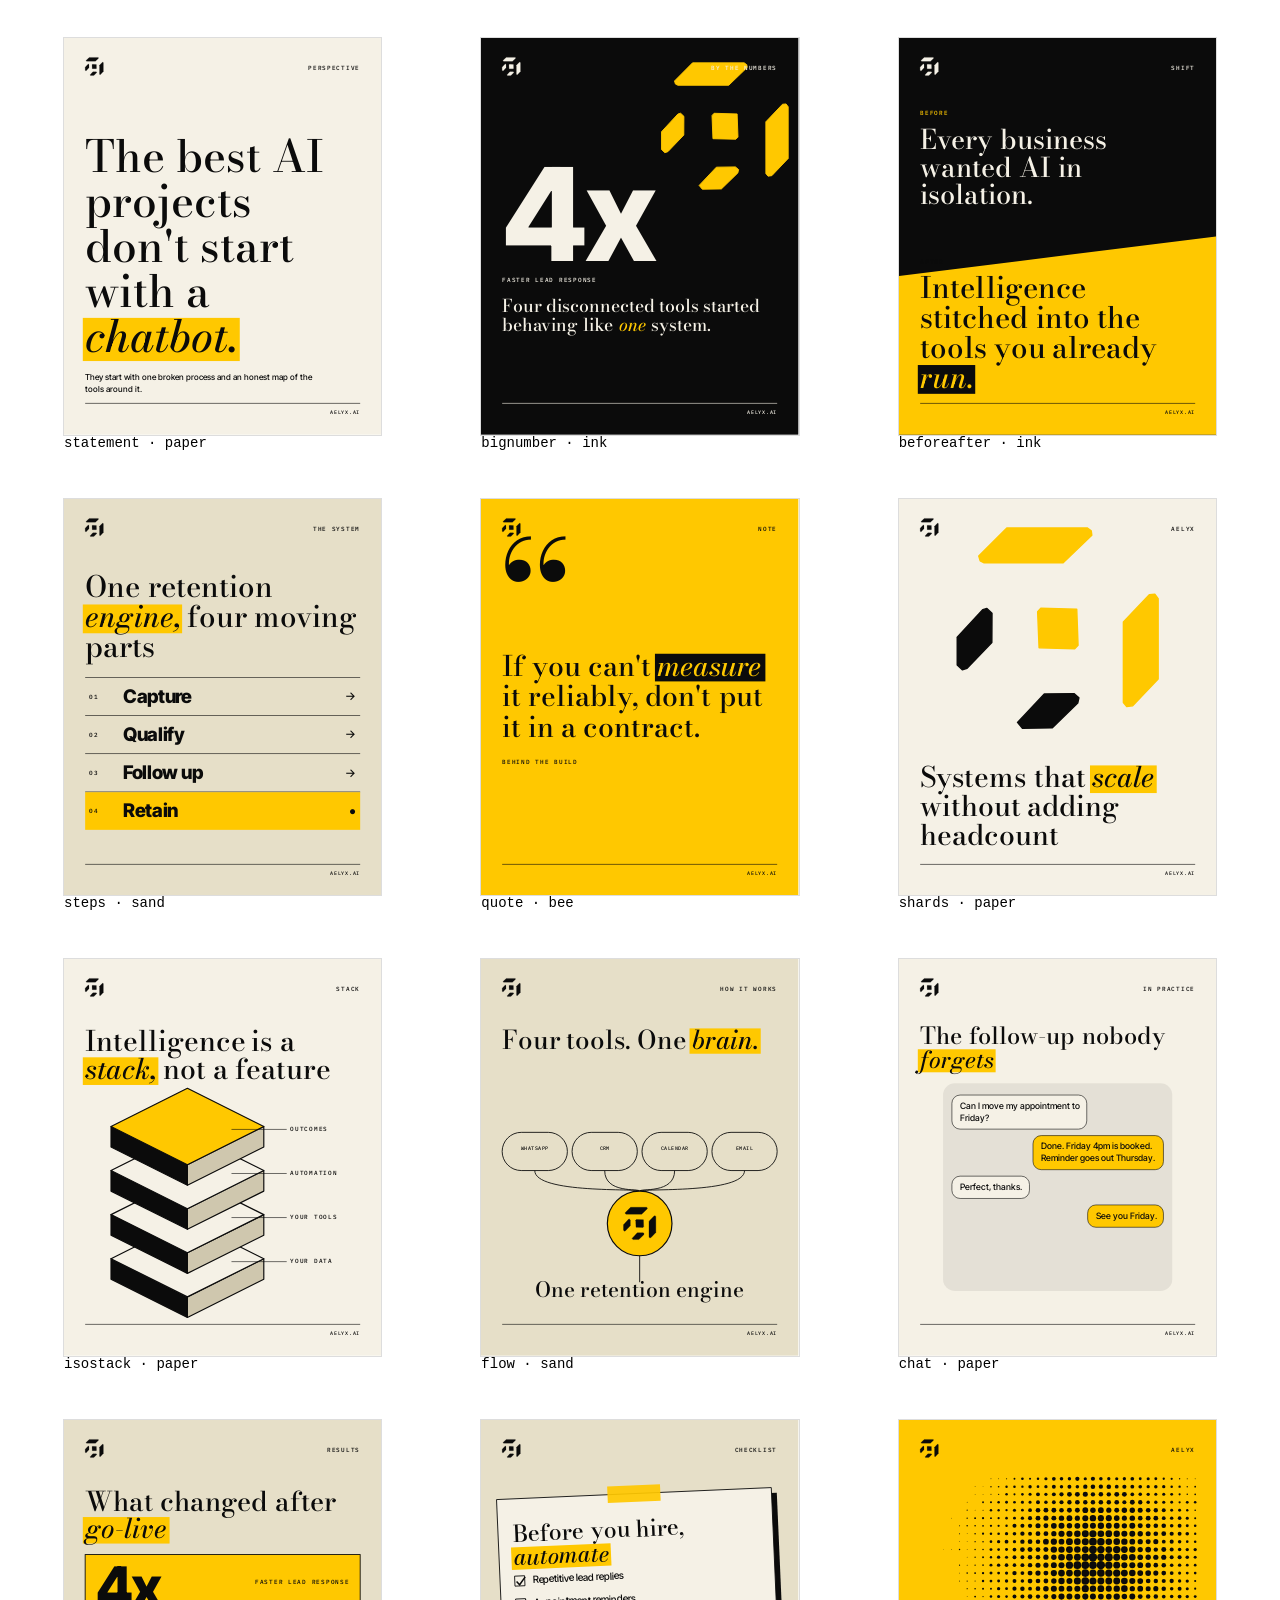
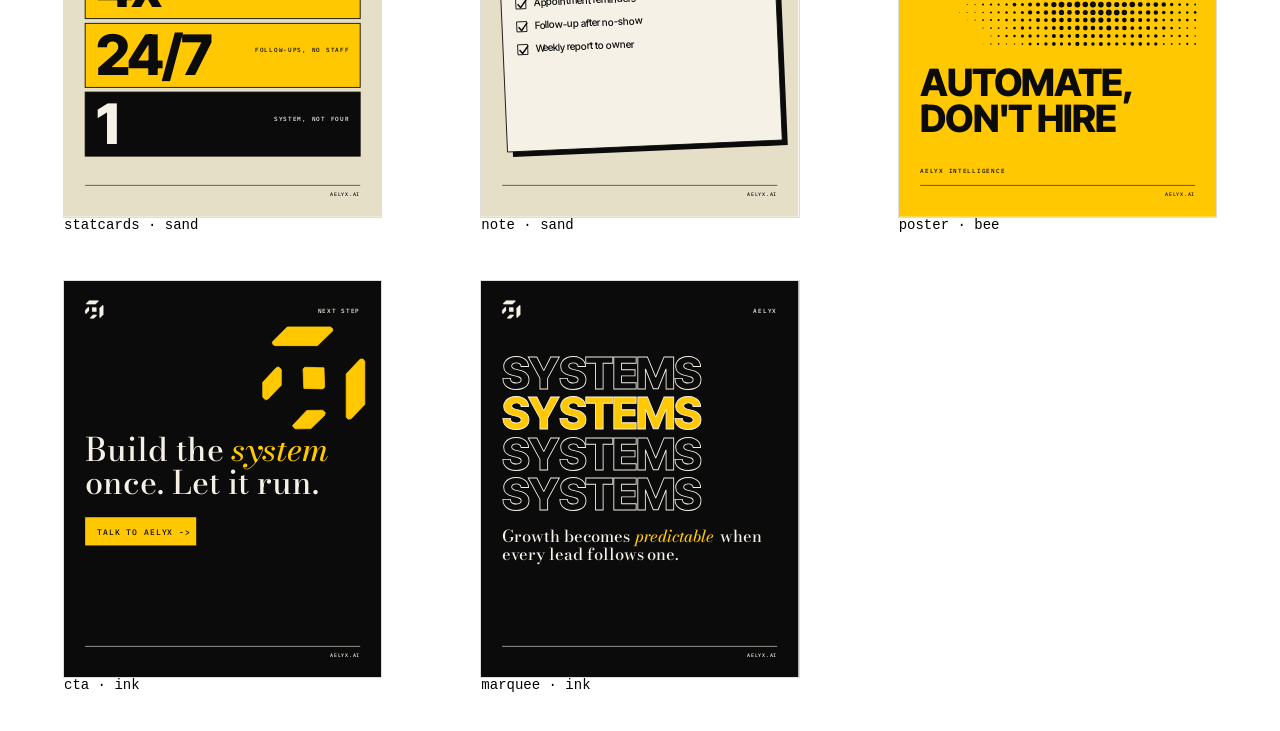
<file: brand/layouts-preview.html>
<!doctype html><meta charset=utf-8><title>Aelyx layouts</title><style>@font-face{font-family:'Bodoni Moda';font-style:italic;font-weight:500;src:url([data-uri]) format('woff')}
@font-face{font-family:'Bodoni Moda';font-style:normal;font-weight:500;src:url([data-uri]) format('woff')}
@font-face{font-family:'Inter Tight';font-style:normal;font-weight:500;src:url([data-uri]) format('woff')}
@font-face{font-family:'Inter Tight';font-style:normal;font-weight:800;src:url([data-uri]) format('woff')}
@font-face{font-family:'IBM Plex Mono';font-style:normal;font-weight:500;src:url([data-uri]) format('woff')}body{margin:24px;background:#fff;font:14px monospace}.g{display:grid;grid-template-columns:repeat(auto-fill,minmax(340px,1fr));gap:20px}.p svg{width:100%;height:auto;display:block;box-shadow:0 0 0 1px #ddd}</style><div class=g><figure><div class="p"><svg xmlns="http://www.w3.org/2000/svg" viewBox="0 0 1080 1350" width="1080" height="1350"><defs></defs><rect width="1080" height="1350" fill="#F5F1E6"/><text x="72.0" y="457.5" font-size="150" font-family="Bodoni Moda,Georgia,serif" font-weight="500" fill="#0B0B0B" text-anchor="start" >The</text><text x="381.1" y="457.5" font-size="150" font-family="Bodoni Moda,Georgia,serif" font-weight="500" fill="#0B0B0B" text-anchor="start" >best</text><text x="708.2" y="457.5" font-size="150" font-family="Bodoni Moda,Georgia,serif" font-weight="500" fill="#0B0B0B" text-anchor="start" >AI</text><text x="72.0" y="610.5" font-size="150" font-family="Bodoni Moda,Georgia,serif" font-weight="500" fill="#0B0B0B" text-anchor="start" >projects</text><text x="72.0" y="763.5" font-size="150" font-family="Bodoni Moda,Georgia,serif" font-weight="500" fill="#0B0B0B" text-anchor="start" >don't</text><text x="461.3" y="763.5" font-size="150" font-family="Bodoni Moda,Georgia,serif" font-weight="500" fill="#0B0B0B" text-anchor="start" >start</text><text x="72.0" y="916.5" font-size="150" font-family="Bodoni Moda,Georgia,serif" font-weight="500" fill="#0B0B0B" text-anchor="start" >with</text><text x="415.4" y="916.5" font-size="150" font-family="Bodoni Moda,Georgia,serif" font-weight="500" fill="#0B0B0B" text-anchor="start" >a</text><rect x="64.0" y="952.5" width="534.2" height="147.0" fill="#FFC800"/><text x="72.0" y="1069.5" font-size="150" font-family="Bodoni Moda,Georgia,serif" font-style="italic" font-weight="500" fill="#0B0B0B" text-anchor="start" >chatbot.</text><text x="72.0" y="1165.0" font-size="28" font-family="Inter Tight,Arial,sans-serif" font-weight="500" fill="#0B0B0B" text-anchor="start" >They start with one broken process and an honest map of the</text><text x="72.0" y="1205.0" font-size="28" font-family="Inter Tight,Arial,sans-serif" font-weight="500" fill="#0B0B0B" text-anchor="start" >tools around it.</text><g transform="translate(47.90,41.90) scale(0.05453)"><polygon points="499,637 693,442 1248,442 1276,462 1280,492 1082,683 536,683 509,670" fill="#0B0B0B" stroke="#0B0B0B" stroke-width="10" stroke-linejoin="round"/><polygon points="442,1055 618,865 647,857 682,890 681,1092 510,1270 477,1281 442,1247" fill="#0B0B0B" stroke="#0B0B0B" stroke-width="10" stroke-linejoin="round"/><polygon points="1339,934 1518,745 1556,742 1579,773 1579,1328 1403,1513 1362,1518 1339,1490" fill="#0B0B0B" stroke="#0B0B0B" stroke-width="10" stroke-linejoin="round"/><polygon points="741,1538 926,1342 1131,1339 1165,1368 1157,1404 980,1576 775,1579" fill="#0B0B0B" stroke="#0B0B0B" stroke-width="10" stroke-linejoin="round"/><polygon points="872,896 894,872 1142,879 1151,1128 1128,1151 882,1145" fill="#0B0B0B" stroke="#0B0B0B" stroke-width="10" stroke-linejoin="round"/></g><text x="1008.0" y="110.0" font-size="20" font-family="IBM Plex Mono,Consolas,monospace" font-weight="500" fill="#0B0B0B" text-anchor="end" letter-spacing="2.5" >PERSPECTIVE</text><rect x="72" y="1242" width="936" height="2" fill="#0B0B0B"/><text x="72.0" y="1278.0" font-size="18" font-family="IBM Plex Mono,Consolas,monospace" font-weight="500" fill="#0B0B0B" text-anchor="start" letter-spacing="2.5" ></text><text x="1008.0" y="1278.0" font-size="18" font-family="IBM Plex Mono,Consolas,monospace" font-weight="500" fill="#0B0B0B" text-anchor="end" letter-spacing="2.5" >AELYX.AI</text></svg></div><figcaption>statement · paper</figcaption></figure><figure><div class="p"><svg xmlns="http://www.w3.org/2000/svg" viewBox="0 0 1080 1350" width="1080" height="1350"><defs></defs><rect width="1080" height="1350" fill="#0B0B0B"/><g transform="translate(820.5,264.6) scale(0.31662) translate(-1010.5,-1010.5)"><polygon points="499,637 693,442 1248,442 1276,462 1280,492 1082,683 536,683 509,670" fill="#FFC800" stroke="#FFC800" stroke-width="10" stroke-linejoin="round"/></g><g transform="translate(794.5,304.7) scale(0.31662) translate(-1010.5,-1010.5)"><polygon points="442,1055 618,865 647,857 682,890 681,1092 510,1270 477,1281 442,1247" fill="#FFC800" stroke="#FFC800" stroke-width="10" stroke-linejoin="round"/></g><g transform="translate(865.5,309.5) scale(0.31662) translate(-1010.5,-1010.5)"><polygon points="1339,934 1518,745 1556,742 1579,773 1579,1328 1403,1513 1362,1518 1339,1490" fill="#FFC800" stroke="#FFC800" stroke-width="10" stroke-linejoin="round"/></g><g transform="translate(827.8,334.7) scale(0.31662) translate(-1010.5,-1010.5)"><polygon points="741,1538 926,1342 1131,1339 1165,1368 1157,1404 980,1576 775,1579" fill="#FFC800" stroke="#FFC800" stroke-width="10" stroke-linejoin="round"/></g><g transform="translate(830.1,300.1) scale(0.31662) translate(-1010.5,-1010.5)"><polygon points="872,896 894,872 1142,879 1151,1128 1128,1151 882,1145" fill="#FFC800" stroke="#FFC800" stroke-width="10" stroke-linejoin="round"/></g><text x="72.0" y="760.0" font-size="440" font-family="Inter Tight,Arial,sans-serif" font-weight="800" fill="#F5F1E6" text-anchor="start" letter-spacing="-12" >4x</text><text x="72.0" y="830.0" font-size="22" font-family="IBM Plex Mono,Consolas,monospace" font-weight="500" fill="#F5F1E6" text-anchor="start" letter-spacing="2.5" >FASTER LEAD RESPONSE</text><text x="72.0" y="931.0" font-size="60" font-family="Bodoni Moda,Georgia,serif" font-weight="500" fill="#F5F1E6" text-anchor="start" >Four</text><text x="220.8" y="931.0" font-size="60" font-family="Bodoni Moda,Georgia,serif" font-weight="500" fill="#F5F1E6" text-anchor="start" >disconnected</text><text x="606.8" y="931.0" font-size="60" font-family="Bodoni Moda,Georgia,serif" font-weight="500" fill="#F5F1E6" text-anchor="start" >tools</text><text x="757.1" y="931.0" font-size="60" font-family="Bodoni Moda,Georgia,serif" font-weight="500" fill="#F5F1E6" text-anchor="start" >started</text><text x="72.0" y="998.2" font-size="60" font-family="Bodoni Moda,Georgia,serif" font-weight="500" fill="#F5F1E6" text-anchor="start" >behaving</text><text x="348.5" y="998.2" font-size="60" font-family="Bodoni Moda,Georgia,serif" font-weight="500" fill="#F5F1E6" text-anchor="start" >like</text><text x="471.1" y="998.2" font-size="60" font-family="Bodoni Moda,Georgia,serif" font-style="italic" font-weight="500" fill="#FFC800" text-anchor="start" >one</text><text x="578.7" y="998.2" font-size="60" font-family="Bodoni Moda,Georgia,serif" font-weight="500" fill="#F5F1E6" text-anchor="start" >system.</text><g transform="translate(47.90,41.90) scale(0.05453)"><polygon points="499,637 693,442 1248,442 1276,462 1280,492 1082,683 536,683 509,670" fill="#F5F1E6" stroke="#F5F1E6" stroke-width="10" stroke-linejoin="round"/><polygon points="442,1055 618,865 647,857 682,890 681,1092 510,1270 477,1281 442,1247" fill="#F5F1E6" stroke="#F5F1E6" stroke-width="10" stroke-linejoin="round"/><polygon points="1339,934 1518,745 1556,742 1579,773 1579,1328 1403,1513 1362,1518 1339,1490" fill="#F5F1E6" stroke="#F5F1E6" stroke-width="10" stroke-linejoin="round"/><polygon points="741,1538 926,1342 1131,1339 1165,1368 1157,1404 980,1576 775,1579" fill="#F5F1E6" stroke="#F5F1E6" stroke-width="10" stroke-linejoin="round"/><polygon points="872,896 894,872 1142,879 1151,1128 1128,1151 882,1145" fill="#F5F1E6" stroke="#F5F1E6" stroke-width="10" stroke-linejoin="round"/></g><text x="1008.0" y="110.0" font-size="20" font-family="IBM Plex Mono,Consolas,monospace" font-weight="500" fill="#F5F1E6" text-anchor="end" letter-spacing="2.5" >BY THE NUMBERS</text><rect x="72" y="1242" width="936" height="2" fill="#F5F1E6"/><text x="72.0" y="1278.0" font-size="18" font-family="IBM Plex Mono,Consolas,monospace" font-weight="500" fill="#F5F1E6" text-anchor="start" letter-spacing="2.5" ></text><text x="1008.0" y="1278.0" font-size="18" font-family="IBM Plex Mono,Consolas,monospace" font-weight="500" fill="#F5F1E6" text-anchor="end" letter-spacing="2.5" >AELYX.AI</text></svg></div><figcaption>bignumber · ink</figcaption></figure><figure><div class="p"><svg xmlns="http://www.w3.org/2000/svg" viewBox="0 0 1080 1350" width="1080" height="1350"><defs></defs><rect width="1080" height="1350" fill="#0B0B0B"/><rect width="1080" height="1350" fill="#FFC800"/><polygon points="0,0 1080,0 1080,675 0,810" fill="#0B0B0B"/><text x="72.0" y="262.0" font-size="22" font-family="IBM Plex Mono,Consolas,monospace" font-weight="500" fill="#FFC800" text-anchor="start" letter-spacing="2.5" >BEFORE</text><text x="72.0" y="378.2" font-size="92" font-family="Bodoni Moda,Georgia,serif" font-weight="500" fill="#F5F1E6" text-anchor="start" >Every</text><text x="345.2" y="378.2" font-size="92" font-family="Bodoni Moda,Georgia,serif" font-weight="500" fill="#F5F1E6" text-anchor="start" >business</text><text x="72.0" y="472.0" font-size="92" font-family="Bodoni Moda,Georgia,serif" font-weight="500" fill="#F5F1E6" text-anchor="start" >wanted</text><text x="408.9" y="472.0" font-size="92" font-family="Bodoni Moda,Georgia,serif" font-weight="500" fill="#F5F1E6" text-anchor="start" >AI</text><text x="540.3" y="472.0" font-size="92" font-family="Bodoni Moda,Georgia,serif" font-weight="500" fill="#F5F1E6" text-anchor="start" >in</text><text x="72.0" y="565.9" font-size="92" font-family="Bodoni Moda,Georgia,serif" font-weight="500" fill="#F5F1E6" text-anchor="start" >isolation.</text><text x="72.0" y="770.0" font-size="22" font-family="IBM Plex Mono,Consolas,monospace" font-weight="500" fill="#0B0B0B" text-anchor="start" letter-spacing="2.5" >AFTER</text><text x="72.0" y="885.0" font-size="100" font-family="Bodoni Moda,Georgia,serif" font-weight="500" fill="#0B0B0B" text-anchor="start" >Intelligence</text><text x="72.0" y="987.0" font-size="100" font-family="Bodoni Moda,Georgia,serif" font-weight="500" fill="#0B0B0B" text-anchor="start" >stitched</text><text x="467.4" y="987.0" font-size="100" font-family="Bodoni Moda,Georgia,serif" font-weight="500" fill="#0B0B0B" text-anchor="start" >into</text><text x="674.5" y="987.0" font-size="100" font-family="Bodoni Moda,Georgia,serif" font-weight="500" fill="#0B0B0B" text-anchor="start" >the</text><text x="72.0" y="1089.0" font-size="100" font-family="Bodoni Moda,Georgia,serif" font-weight="500" fill="#0B0B0B" text-anchor="start" >tools</text><text x="322.4" y="1089.0" font-size="100" font-family="Bodoni Moda,Georgia,serif" font-weight="500" fill="#0B0B0B" text-anchor="start" >you</text><text x="520.4" y="1089.0" font-size="100" font-family="Bodoni Moda,Georgia,serif" font-weight="500" fill="#0B0B0B" text-anchor="start" >already</text><rect x="64.0" y="1113.0" width="195.4" height="98.0" fill="#0B0B0B"/><text x="72.0" y="1191.0" font-size="100" font-family="Bodoni Moda,Georgia,serif" font-style="italic" font-weight="500" fill="#FFC800" text-anchor="start" >run.</text><g transform="translate(47.90,41.90) scale(0.05453)"><polygon points="499,637 693,442 1248,442 1276,462 1280,492 1082,683 536,683 509,670" fill="#F5F1E6" stroke="#F5F1E6" stroke-width="10" stroke-linejoin="round"/><polygon points="442,1055 618,865 647,857 682,890 681,1092 510,1270 477,1281 442,1247" fill="#F5F1E6" stroke="#F5F1E6" stroke-width="10" stroke-linejoin="round"/><polygon points="1339,934 1518,745 1556,742 1579,773 1579,1328 1403,1513 1362,1518 1339,1490" fill="#F5F1E6" stroke="#F5F1E6" stroke-width="10" stroke-linejoin="round"/><polygon points="741,1538 926,1342 1131,1339 1165,1368 1157,1404 980,1576 775,1579" fill="#F5F1E6" stroke="#F5F1E6" stroke-width="10" stroke-linejoin="round"/><polygon points="872,896 894,872 1142,879 1151,1128 1128,1151 882,1145" fill="#F5F1E6" stroke="#F5F1E6" stroke-width="10" stroke-linejoin="round"/></g><text x="1008.0" y="110.0" font-size="20" font-family="IBM Plex Mono,Consolas,monospace" font-weight="500" fill="#F5F1E6" text-anchor="end" letter-spacing="2.5" >SHIFT</text><rect x="72" y="1242" width="936" height="2" fill="#0B0B0B"/><text x="72.0" y="1278.0" font-size="18" font-family="IBM Plex Mono,Consolas,monospace" font-weight="500" fill="#0B0B0B" text-anchor="start" letter-spacing="2.5" ></text><text x="1008.0" y="1278.0" font-size="18" font-family="IBM Plex Mono,Consolas,monospace" font-weight="500" fill="#0B0B0B" text-anchor="end" letter-spacing="2.5" >AELYX.AI</text></svg></div><figcaption>beforeafter · ink</figcaption></figure><figure><div class="p"><svg xmlns="http://www.w3.org/2000/svg" viewBox="0 0 1080 1350" width="1080" height="1350"><defs></defs><rect width="1080" height="1350" fill="#E6DFC8"/><text x="72.0" y="335.0" font-size="100" font-family="Bodoni Moda,Georgia,serif" font-weight="500" fill="#0B0B0B" text-anchor="start" >One</text><text x="285.8" y="335.0" font-size="100" font-family="Bodoni Moda,Georgia,serif" font-weight="500" fill="#0B0B0B" text-anchor="start" >retention</text><rect x="64.0" y="359.0" width="338.0" height="98.0" fill="#FFC800"/><text x="72.0" y="437.0" font-size="100" font-family="Bodoni Moda,Georgia,serif" font-style="italic" font-weight="500" fill="#0B0B0B" text-anchor="start" >engine,</text><text x="419.0" y="437.0" font-size="100" font-family="Bodoni Moda,Georgia,serif" font-weight="500" fill="#0B0B0B" text-anchor="start" >four</text><text x="646.8" y="437.0" font-size="100" font-family="Bodoni Moda,Georgia,serif" font-weight="500" fill="#0B0B0B" text-anchor="start" >moving</text><text x="72.0" y="539.0" font-size="100" font-family="Bodoni Moda,Georgia,serif" font-weight="500" fill="#0B0B0B" text-anchor="start" >parts</text><rect x="72" y="606" width="936" height="2" fill="#0B0B0B"/><text x="86.0" y="679.0" font-size="22" font-family="IBM Plex Mono,Consolas,monospace" font-weight="500" fill="#0B0B0B" text-anchor="start" letter-spacing="2.5" >01</text><text x="202.0" y="693.4" font-size="64" font-family="Inter Tight,Arial,sans-serif" font-weight="800" fill="#0B0B0B" text-anchor="start" letter-spacing="-1.5" >Capture</text><text x="994.0" y="685.0" font-size="40" font-family="Inter Tight,Arial,sans-serif" font-weight="500" fill="#0B0B0B" text-anchor="end" >→</text><rect x="72" y="736" width="936" height="2" fill="#0B0B0B"/><text x="86.0" y="809.0" font-size="22" font-family="IBM Plex Mono,Consolas,monospace" font-weight="500" fill="#0B0B0B" text-anchor="start" letter-spacing="2.5" >02</text><text x="202.0" y="823.4" font-size="64" font-family="Inter Tight,Arial,sans-serif" font-weight="800" fill="#0B0B0B" text-anchor="start" letter-spacing="-1.5" >Qualify</text><text x="994.0" y="815.0" font-size="40" font-family="Inter Tight,Arial,sans-serif" font-weight="500" fill="#0B0B0B" text-anchor="end" >→</text><rect x="72" y="866" width="936" height="2" fill="#0B0B0B"/><text x="86.0" y="939.0" font-size="22" font-family="IBM Plex Mono,Consolas,monospace" font-weight="500" fill="#0B0B0B" text-anchor="start" letter-spacing="2.5" >03</text><text x="202.0" y="953.4" font-size="64" font-family="Inter Tight,Arial,sans-serif" font-weight="800" fill="#0B0B0B" text-anchor="start" letter-spacing="-1.5" >Follow up</text><text x="994.0" y="945.0" font-size="40" font-family="Inter Tight,Arial,sans-serif" font-weight="500" fill="#0B0B0B" text-anchor="end" >→</text><rect x="72" y="996" width="936" height="2" fill="#0B0B0B"/><rect x="72" y="998" width="936" height="128" fill="#FFC800"/><text x="86.0" y="1069.0" font-size="22" font-family="IBM Plex Mono,Consolas,monospace" font-weight="500" fill="#0B0B0B" text-anchor="start" letter-spacing="2.5" >04</text><text x="202.0" y="1083.4" font-size="64" font-family="Inter Tight,Arial,sans-serif" font-weight="800" fill="#0B0B0B" text-anchor="start" letter-spacing="-1.5" >Retain</text><text x="994.0" y="1075.0" font-size="40" font-family="Inter Tight,Arial,sans-serif" font-weight="500" fill="#0B0B0B" text-anchor="end" >●</text><g transform="translate(47.90,41.90) scale(0.05453)"><polygon points="499,637 693,442 1248,442 1276,462 1280,492 1082,683 536,683 509,670" fill="#0B0B0B" stroke="#0B0B0B" stroke-width="10" stroke-linejoin="round"/><polygon points="442,1055 618,865 647,857 682,890 681,1092 510,1270 477,1281 442,1247" fill="#0B0B0B" stroke="#0B0B0B" stroke-width="10" stroke-linejoin="round"/><polygon points="1339,934 1518,745 1556,742 1579,773 1579,1328 1403,1513 1362,1518 1339,1490" fill="#0B0B0B" stroke="#0B0B0B" stroke-width="10" stroke-linejoin="round"/><polygon points="741,1538 926,1342 1131,1339 1165,1368 1157,1404 980,1576 775,1579" fill="#0B0B0B" stroke="#0B0B0B" stroke-width="10" stroke-linejoin="round"/><polygon points="872,896 894,872 1142,879 1151,1128 1128,1151 882,1145" fill="#0B0B0B" stroke="#0B0B0B" stroke-width="10" stroke-linejoin="round"/></g><text x="1008.0" y="110.0" font-size="20" font-family="IBM Plex Mono,Consolas,monospace" font-weight="500" fill="#0B0B0B" text-anchor="end" letter-spacing="2.5" >THE SYSTEM</text><rect x="72" y="1242" width="936" height="2" fill="#0B0B0B"/><text x="72.0" y="1278.0" font-size="18" font-family="IBM Plex Mono,Consolas,monospace" font-weight="500" fill="#0B0B0B" text-anchor="start" letter-spacing="2.5" ></text><text x="1008.0" y="1278.0" font-size="18" font-family="IBM Plex Mono,Consolas,monospace" font-weight="500" fill="#0B0B0B" text-anchor="end" letter-spacing="2.5" >AELYX.AI</text></svg></div><figcaption>steps · sand</figcaption></figure><figure><div class="p"><svg xmlns="http://www.w3.org/2000/svg" viewBox="0 0 1080 1350" width="1080" height="1350"><defs></defs><rect width="1080" height="1350" fill="#FFC800"/><text x="62.0" y="560.0" font-size="560" font-family="Bodoni Moda,Georgia,serif" font-weight="500" fill="#0B0B0B" text-anchor="start" opacity="1">“</text><text x="72.0" y="601.6" font-size="96" font-family="Bodoni Moda,Georgia,serif" font-weight="500" fill="#0B0B0B" text-anchor="start" >If</text><text x="172.9" y="601.6" font-size="96" font-family="Bodoni Moda,Georgia,serif" font-weight="500" fill="#0B0B0B" text-anchor="start" >you</text><text x="363.0" y="601.6" font-size="96" font-family="Bodoni Moda,Georgia,serif" font-weight="500" fill="#0B0B0B" text-anchor="start" >can't</text><rect x="592.0" y="526.7" width="375.9" height="94.1" fill="#0B0B0B"/><text x="600.0" y="601.6" font-size="96" font-family="Bodoni Moda,Georgia,serif" font-style="italic" font-weight="500" fill="#FFC800" text-anchor="start" >measure</text><text x="72.0" y="705.3" font-size="96" font-family="Bodoni Moda,Georgia,serif" font-weight="500" fill="#0B0B0B" text-anchor="start" >it</text><text x="158.8" y="705.3" font-size="96" font-family="Bodoni Moda,Georgia,serif" font-weight="500" fill="#0B0B0B" text-anchor="start" >reliably,</text><text x="559.6" y="705.3" font-size="96" font-family="Bodoni Moda,Georgia,serif" font-weight="500" fill="#0B0B0B" text-anchor="start" >don't</text><text x="808.8" y="705.3" font-size="96" font-family="Bodoni Moda,Georgia,serif" font-weight="500" fill="#0B0B0B" text-anchor="start" >put</text><text x="72.0" y="809.0" font-size="96" font-family="Bodoni Moda,Georgia,serif" font-weight="500" fill="#0B0B0B" text-anchor="start" >it</text><text x="158.8" y="809.0" font-size="96" font-family="Bodoni Moda,Georgia,serif" font-weight="500" fill="#0B0B0B" text-anchor="start" >in</text><text x="270.6" y="809.0" font-size="96" font-family="Bodoni Moda,Georgia,serif" font-weight="500" fill="#0B0B0B" text-anchor="start" >a</text><text x="346.3" y="809.0" font-size="96" font-family="Bodoni Moda,Georgia,serif" font-weight="500" fill="#0B0B0B" text-anchor="start" >contract.</text><text x="72.0" y="901.0" font-size="22" font-family="IBM Plex Mono,Consolas,monospace" font-weight="500" fill="#0B0B0B" text-anchor="start" letter-spacing="2.5" >BEHIND THE BUILD</text><g transform="translate(47.90,41.90) scale(0.05453)"><polygon points="499,637 693,442 1248,442 1276,462 1280,492 1082,683 536,683 509,670" fill="#0B0B0B" stroke="#0B0B0B" stroke-width="10" stroke-linejoin="round"/><polygon points="442,1055 618,865 647,857 682,890 681,1092 510,1270 477,1281 442,1247" fill="#0B0B0B" stroke="#0B0B0B" stroke-width="10" stroke-linejoin="round"/><polygon points="1339,934 1518,745 1556,742 1579,773 1579,1328 1403,1513 1362,1518 1339,1490" fill="#0B0B0B" stroke="#0B0B0B" stroke-width="10" stroke-linejoin="round"/><polygon points="741,1538 926,1342 1131,1339 1165,1368 1157,1404 980,1576 775,1579" fill="#0B0B0B" stroke="#0B0B0B" stroke-width="10" stroke-linejoin="round"/><polygon points="872,896 894,872 1142,879 1151,1128 1128,1151 882,1145" fill="#0B0B0B" stroke="#0B0B0B" stroke-width="10" stroke-linejoin="round"/></g><text x="1008.0" y="110.0" font-size="20" font-family="IBM Plex Mono,Consolas,monospace" font-weight="500" fill="#0B0B0B" text-anchor="end" letter-spacing="2.5" >NOTE</text><rect x="72" y="1242" width="936" height="2" fill="#0B0B0B"/><text x="72.0" y="1278.0" font-size="18" font-family="IBM Plex Mono,Consolas,monospace" font-weight="500" fill="#0B0B0B" text-anchor="start" letter-spacing="2.5" ></text><text x="1008.0" y="1278.0" font-size="18" font-family="IBM Plex Mono,Consolas,monospace" font-weight="500" fill="#0B0B0B" text-anchor="end" letter-spacing="2.5" >AELYX.AI</text></svg></div><figcaption>quote · bee</figcaption></figure><figure><div class="p"><svg xmlns="http://www.w3.org/2000/svg" viewBox="0 0 1080 1350" width="1080" height="1350"><defs></defs><rect width="1080" height="1350" fill="#F5F1E6"/><g transform="translate(523.4,378.4) scale(0.49252) translate(-1010.5,-1010.5)"><polygon points="499,637 693,442 1248,442 1276,462 1280,492 1082,683 536,683 509,670" fill="#FFC800" stroke="#FFC800" stroke-width="10" stroke-linejoin="round"/></g><g transform="translate(478.2,448.2) scale(0.49252) translate(-1010.5,-1010.5)"><polygon points="442,1055 618,865 647,857 682,890 681,1092 510,1270 477,1281 442,1247" fill="#0B0B0B" stroke="#0B0B0B" stroke-width="10" stroke-linejoin="round"/></g><g transform="translate(601.9,456.5) scale(0.49252) translate(-1010.5,-1010.5)"><polygon points="1339,934 1518,745 1556,742 1579,773 1579,1328 1403,1513 1362,1518 1339,1490" fill="#FFC800" stroke="#FFC800" stroke-width="10" stroke-linejoin="round"/></g><g transform="translate(536.1,500.5) scale(0.49252) translate(-1010.5,-1010.5)"><polygon points="741,1538 926,1342 1131,1339 1165,1368 1157,1404 980,1576 775,1579" fill="#0B0B0B" stroke="#0B0B0B" stroke-width="10" stroke-linejoin="round"/></g><g transform="translate(540.1,440.2) scale(0.49252) translate(-1010.5,-1010.5)"><polygon points="872,896 894,872 1142,879 1151,1128 1128,1151 882,1145" fill="#FFC800" stroke="#FFC800" stroke-width="10" stroke-linejoin="round"/></g><text x="72.0" y="981.6" font-size="96" font-family="Bodoni Moda,Georgia,serif" font-weight="500" fill="#0B0B0B" text-anchor="start" >Systems</text><text x="458.0" y="981.6" font-size="96" font-family="Bodoni Moda,Georgia,serif" font-weight="500" fill="#0B0B0B" text-anchor="start" >that</text><rect x="650.0" y="906.7" width="227.1" height="94.1" fill="#FFC800"/><text x="658.0" y="981.6" font-size="96" font-family="Bodoni Moda,Georgia,serif" font-style="italic" font-weight="500" fill="#0B0B0B" text-anchor="start" >scale</text><text x="72.0" y="1079.5" font-size="96" font-family="Bodoni Moda,Georgia,serif" font-weight="500" fill="#0B0B0B" text-anchor="start" >without</text><text x="437.1" y="1079.5" font-size="96" font-family="Bodoni Moda,Georgia,serif" font-weight="500" fill="#0B0B0B" text-anchor="start" >adding</text><text x="72.0" y="1177.4" font-size="96" font-family="Bodoni Moda,Georgia,serif" font-weight="500" fill="#0B0B0B" text-anchor="start" >headcount</text><g transform="translate(47.90,41.90) scale(0.05453)"><polygon points="499,637 693,442 1248,442 1276,462 1280,492 1082,683 536,683 509,670" fill="#0B0B0B" stroke="#0B0B0B" stroke-width="10" stroke-linejoin="round"/><polygon points="442,1055 618,865 647,857 682,890 681,1092 510,1270 477,1281 442,1247" fill="#0B0B0B" stroke="#0B0B0B" stroke-width="10" stroke-linejoin="round"/><polygon points="1339,934 1518,745 1556,742 1579,773 1579,1328 1403,1513 1362,1518 1339,1490" fill="#0B0B0B" stroke="#0B0B0B" stroke-width="10" stroke-linejoin="round"/><polygon points="741,1538 926,1342 1131,1339 1165,1368 1157,1404 980,1576 775,1579" fill="#0B0B0B" stroke="#0B0B0B" stroke-width="10" stroke-linejoin="round"/><polygon points="872,896 894,872 1142,879 1151,1128 1128,1151 882,1145" fill="#0B0B0B" stroke="#0B0B0B" stroke-width="10" stroke-linejoin="round"/></g><text x="1008.0" y="110.0" font-size="20" font-family="IBM Plex Mono,Consolas,monospace" font-weight="500" fill="#0B0B0B" text-anchor="end" letter-spacing="2.5" >AELYX</text><rect x="72" y="1242" width="936" height="2" fill="#0B0B0B"/><text x="72.0" y="1278.0" font-size="18" font-family="IBM Plex Mono,Consolas,monospace" font-weight="500" fill="#0B0B0B" text-anchor="start" letter-spacing="2.5" ></text><text x="1008.0" y="1278.0" font-size="18" font-family="IBM Plex Mono,Consolas,monospace" font-weight="500" fill="#0B0B0B" text-anchor="end" letter-spacing="2.5" >AELYX.AI</text></svg></div><figcaption>shards · paper</figcaption></figure><figure><div class="p"><svg xmlns="http://www.w3.org/2000/svg" viewBox="0 0 1080 1350" width="1080" height="1350"><defs></defs><rect width="1080" height="1350" fill="#F5F1E6"/><text x="72.0" y="311.6" font-size="96" font-family="Bodoni Moda,Georgia,serif" font-weight="500" fill="#0B0B0B" text-anchor="start" >Intelligence</text><text x="638.0" y="311.6" font-size="96" font-family="Bodoni Moda,Georgia,serif" font-weight="500" fill="#0B0B0B" text-anchor="start" >is</text><text x="734.2" y="311.6" font-size="96" font-family="Bodoni Moda,Georgia,serif" font-weight="500" fill="#0B0B0B" text-anchor="start" >a</text><rect x="64.0" y="334.6" width="257.2" height="94.1" fill="#FFC800"/><text x="72.0" y="409.5" font-size="96" font-family="Bodoni Moda,Georgia,serif" font-style="italic" font-weight="500" fill="#0B0B0B" text-anchor="start" >stack,</text><text x="337.2" y="409.5" font-size="96" font-family="Bodoni Moda,Georgia,serif" font-weight="500" fill="#0B0B0B" text-anchor="start" >not</text><text x="506.3" y="409.5" font-size="96" font-family="Bodoni Moda,Georgia,serif" font-weight="500" fill="#0B0B0B" text-anchor="start" >a</text><text x="582.0" y="409.5" font-size="96" font-family="Bodoni Moda,Georgia,serif" font-weight="500" fill="#0B0B0B" text-anchor="start" >feature</text><g stroke="#0B0B0B" stroke-width="4" stroke-linejoin="round"><polygon points="160.0,1020 420,1150.0 420,1220.0 160.0,1090" fill="#0B0B0B"/><polygon points="420,1150.0 680.0,1020 680.0,1090 420,1220.0" fill="#CFC7AE"/><polygon points="420,890.0 680.0,1020 420,1150.0 160.0,1020" fill="#F5F1E6"/></g><line x1="570" y1="1030" x2="758" y2="1030" stroke="#0B0B0B" stroke-width="2"/><text x="770.0" y="1036.0" font-size="20" font-family="IBM Plex Mono,Consolas,monospace" font-weight="500" fill="#0B0B0B" text-anchor="start" letter-spacing="2.5" >YOUR DATA</text><g stroke="#0B0B0B" stroke-width="4" stroke-linejoin="round"><polygon points="160.0,870 420,1000.0 420,1070.0 160.0,940" fill="#0B0B0B"/><polygon points="420,1000.0 680.0,870 680.0,940 420,1070.0" fill="#CFC7AE"/><polygon points="420,740.0 680.0,870 420,1000.0 160.0,870" fill="#F5F1E6"/></g><line x1="570" y1="880" x2="758" y2="880" stroke="#0B0B0B" stroke-width="2"/><text x="770.0" y="886.0" font-size="20" font-family="IBM Plex Mono,Consolas,monospace" font-weight="500" fill="#0B0B0B" text-anchor="start" letter-spacing="2.5" >YOUR TOOLS</text><g stroke="#0B0B0B" stroke-width="4" stroke-linejoin="round"><polygon points="160.0,720 420,850.0 420,920.0 160.0,790" fill="#0B0B0B"/><polygon points="420,850.0 680.0,720 680.0,790 420,920.0" fill="#CFC7AE"/><polygon points="420,590.0 680.0,720 420,850.0 160.0,720" fill="#F5F1E6"/></g><line x1="570" y1="730" x2="758" y2="730" stroke="#0B0B0B" stroke-width="2"/><text x="770.0" y="736.0" font-size="20" font-family="IBM Plex Mono,Consolas,monospace" font-weight="500" fill="#0B0B0B" text-anchor="start" letter-spacing="2.5" >AUTOMATION</text><g stroke="#0B0B0B" stroke-width="4" stroke-linejoin="round"><polygon points="160.0,570 420,700.0 420,770.0 160.0,640" fill="#0B0B0B"/><polygon points="420,700.0 680.0,570 680.0,640 420,770.0" fill="#CFC7AE"/><polygon points="420,440.0 680.0,570 420,700.0 160.0,570" fill="#FFC800"/></g><line x1="570" y1="580" x2="758" y2="580" stroke="#0B0B0B" stroke-width="2"/><text x="770.0" y="586.0" font-size="20" font-family="IBM Plex Mono,Consolas,monospace" font-weight="500" fill="#0B0B0B" text-anchor="start" letter-spacing="2.5" >OUTCOMES</text><g transform="translate(47.90,41.90) scale(0.05453)"><polygon points="499,637 693,442 1248,442 1276,462 1280,492 1082,683 536,683 509,670" fill="#0B0B0B" stroke="#0B0B0B" stroke-width="10" stroke-linejoin="round"/><polygon points="442,1055 618,865 647,857 682,890 681,1092 510,1270 477,1281 442,1247" fill="#0B0B0B" stroke="#0B0B0B" stroke-width="10" stroke-linejoin="round"/><polygon points="1339,934 1518,745 1556,742 1579,773 1579,1328 1403,1513 1362,1518 1339,1490" fill="#0B0B0B" stroke="#0B0B0B" stroke-width="10" stroke-linejoin="round"/><polygon points="741,1538 926,1342 1131,1339 1165,1368 1157,1404 980,1576 775,1579" fill="#0B0B0B" stroke="#0B0B0B" stroke-width="10" stroke-linejoin="round"/><polygon points="872,896 894,872 1142,879 1151,1128 1128,1151 882,1145" fill="#0B0B0B" stroke="#0B0B0B" stroke-width="10" stroke-linejoin="round"/></g><text x="1008.0" y="110.0" font-size="20" font-family="IBM Plex Mono,Consolas,monospace" font-weight="500" fill="#0B0B0B" text-anchor="end" letter-spacing="2.5" >STACK</text><rect x="72" y="1242" width="936" height="2" fill="#0B0B0B"/><text x="72.0" y="1278.0" font-size="18" font-family="IBM Plex Mono,Consolas,monospace" font-weight="500" fill="#0B0B0B" text-anchor="start" letter-spacing="2.5" ></text><text x="1008.0" y="1278.0" font-size="18" font-family="IBM Plex Mono,Consolas,monospace" font-weight="500" fill="#0B0B0B" text-anchor="end" letter-spacing="2.5" >AELYX.AI</text></svg></div><figcaption>isostack · paper</figcaption></figure><figure><div class="p"><svg xmlns="http://www.w3.org/2000/svg" viewBox="0 0 1080 1350" width="1080" height="1350"><defs></defs><rect width="1080" height="1350" fill="#E6DFC8"/><text x="72.0" y="304.8" font-size="88" font-family="Bodoni Moda,Georgia,serif" font-weight="500" fill="#0B0B0B" text-anchor="start" >Four</text><text x="290.2" y="304.8" font-size="88" font-family="Bodoni Moda,Georgia,serif" font-weight="500" fill="#0B0B0B" text-anchor="start" >tools.</text><text x="529.6" y="304.8" font-size="88" font-family="Bodoni Moda,Georgia,serif" font-weight="500" fill="#0B0B0B" text-anchor="start" >One</text><rect x="709.7" y="236.2" width="242.4" height="86.2" fill="#FFC800"/><text x="717.7" y="304.8" font-size="88" font-family="Bodoni Moda,Georgia,serif" font-style="italic" font-weight="500" fill="#0B0B0B" text-anchor="start" >brain.</text><path d="M183,720 C183,800 540.0,780 540.0,790" fill="none" stroke="#0B0B0B" stroke-width="3"/><rect x="72" y="590" width="222" height="130" rx="65" fill="#E6DFC8" stroke="#0B0B0B" stroke-width="3"/><text x="183.0" y="650.0" font-size="17" font-family="IBM Plex Mono,Consolas,monospace" font-weight="500" fill="#0B0B0B" text-anchor="middle" letter-spacing="1.5" >WHATSAPP</text><path d="M421,720 C421,800 540.0,780 540.0,790" fill="none" stroke="#0B0B0B" stroke-width="3"/><rect x="310" y="590" width="222" height="130" rx="65" fill="#E6DFC8" stroke="#0B0B0B" stroke-width="3"/><text x="421.0" y="650.0" font-size="17" font-family="IBM Plex Mono,Consolas,monospace" font-weight="500" fill="#0B0B0B" text-anchor="middle" letter-spacing="1.5" >CRM</text><path d="M659,720 C659,800 540.0,780 540.0,790" fill="none" stroke="#0B0B0B" stroke-width="3"/><rect x="548" y="590" width="222" height="130" rx="65" fill="#E6DFC8" stroke="#0B0B0B" stroke-width="3"/><text x="659.0" y="650.0" font-size="17" font-family="IBM Plex Mono,Consolas,monospace" font-weight="500" fill="#0B0B0B" text-anchor="middle" letter-spacing="1.5" >CALENDAR</text><path d="M897,720 C897,800 540.0,780 540.0,790" fill="none" stroke="#0B0B0B" stroke-width="3"/><rect x="786" y="590" width="222" height="130" rx="65" fill="#E6DFC8" stroke="#0B0B0B" stroke-width="3"/><text x="897.0" y="650.0" font-size="17" font-family="IBM Plex Mono,Consolas,monospace" font-weight="500" fill="#0B0B0B" text-anchor="middle" letter-spacing="1.5" >EMAIL</text><circle cx="540.0" cy="900" r="110" fill="#FFC800" stroke="#0B0B0B" stroke-width="4"/><g transform="translate(442.24,802.24) scale(0.09675)"><polygon points="499,637 693,442 1248,442 1276,462 1280,492 1082,683 536,683 509,670" fill="#0B0B0B" stroke="#0B0B0B" stroke-width="10" stroke-linejoin="round"/><polygon points="442,1055 618,865 647,857 682,890 681,1092 510,1270 477,1281 442,1247" fill="#0B0B0B" stroke="#0B0B0B" stroke-width="10" stroke-linejoin="round"/><polygon points="1339,934 1518,745 1556,742 1579,773 1579,1328 1403,1513 1362,1518 1339,1490" fill="#0B0B0B" stroke="#0B0B0B" stroke-width="10" stroke-linejoin="round"/><polygon points="741,1538 926,1342 1131,1339 1165,1368 1157,1404 980,1576 775,1579" fill="#0B0B0B" stroke="#0B0B0B" stroke-width="10" stroke-linejoin="round"/><polygon points="872,896 894,872 1142,879 1151,1128 1128,1151 882,1145" fill="#0B0B0B" stroke="#0B0B0B" stroke-width="10" stroke-linejoin="round"/></g><line x1="540.0" y1="1010" x2="540.0" y2="1100" stroke="#0B0B0B" stroke-width="3"/><text x="540.0" y="1150.0" font-size="72" font-family="Bodoni Moda,Georgia,serif" font-weight="500" fill="#0B0B0B" text-anchor="middle" >One retention engine</text><g transform="translate(47.90,41.90) scale(0.05453)"><polygon points="499,637 693,442 1248,442 1276,462 1280,492 1082,683 536,683 509,670" fill="#0B0B0B" stroke="#0B0B0B" stroke-width="10" stroke-linejoin="round"/><polygon points="442,1055 618,865 647,857 682,890 681,1092 510,1270 477,1281 442,1247" fill="#0B0B0B" stroke="#0B0B0B" stroke-width="10" stroke-linejoin="round"/><polygon points="1339,934 1518,745 1556,742 1579,773 1579,1328 1403,1513 1362,1518 1339,1490" fill="#0B0B0B" stroke="#0B0B0B" stroke-width="10" stroke-linejoin="round"/><polygon points="741,1538 926,1342 1131,1339 1165,1368 1157,1404 980,1576 775,1579" fill="#0B0B0B" stroke="#0B0B0B" stroke-width="10" stroke-linejoin="round"/><polygon points="872,896 894,872 1142,879 1151,1128 1128,1151 882,1145" fill="#0B0B0B" stroke="#0B0B0B" stroke-width="10" stroke-linejoin="round"/></g><text x="1008.0" y="110.0" font-size="20" font-family="IBM Plex Mono,Consolas,monospace" font-weight="500" fill="#0B0B0B" text-anchor="end" letter-spacing="2.5" >HOW IT WORKS</text><rect x="72" y="1242" width="936" height="2" fill="#0B0B0B"/><text x="72.0" y="1278.0" font-size="18" font-family="IBM Plex Mono,Consolas,monospace" font-weight="500" fill="#0B0B0B" text-anchor="start" letter-spacing="2.5" ></text><text x="1008.0" y="1278.0" font-size="18" font-family="IBM Plex Mono,Consolas,monospace" font-weight="500" fill="#0B0B0B" text-anchor="end" letter-spacing="2.5" >AELYX.AI</text></svg></div><figcaption>flow · sand</figcaption></figure><figure><div class="p"><svg xmlns="http://www.w3.org/2000/svg" viewBox="0 0 1080 1350" width="1080" height="1350"><defs></defs><rect width="1080" height="1350" fill="#F5F1E6"/><text x="72.0" y="288.0" font-size="80" font-family="Bodoni Moda,Georgia,serif" font-weight="500" fill="#0B0B0B" text-anchor="start" >The</text><text x="236.9" y="288.0" font-size="80" font-family="Bodoni Moda,Georgia,serif" font-weight="500" fill="#0B0B0B" text-anchor="start" >follow-up</text><text x="622.7" y="288.0" font-size="80" font-family="Bodoni Moda,Georgia,serif" font-weight="500" fill="#0B0B0B" text-anchor="start" >nobody</text><rect x="64.0" y="307.2" width="264.9" height="78.4" fill="#FFC800"/><text x="72.0" y="369.6" font-size="80" font-family="Bodoni Moda,Georgia,serif" font-style="italic" font-weight="500" fill="#0B0B0B" text-anchor="start" >forgets</text><rect x="150" y="423" width="780" height="707" rx="40" fill="#0B0B0B" opacity="0.07"/><rect x="180" y="463" width="459" height="116" rx="28" fill="#F5F1E6" stroke="#0B0B0B" stroke-width="2"/><text x="208.0" y="509.7" font-size="30" font-family="Inter Tight,Arial,sans-serif" font-weight="500" fill="#0B0B0B" text-anchor="start" >Can I move my appointment to</text><text x="208.0" y="549.7" font-size="30" font-family="Inter Tight,Arial,sans-serif" font-weight="500" fill="#0B0B0B" text-anchor="start" >Friday?</text><rect x="456" y="601" width="444" height="116" rx="28" fill="#FFC800" stroke="#0B0B0B" stroke-width="2"/><text x="483.9" y="647.7" font-size="30" font-family="Inter Tight,Arial,sans-serif" font-weight="500" fill="#0B0B0B" text-anchor="start" >Done. Friday 4pm is booked.</text><text x="483.9" y="687.7" font-size="30" font-family="Inter Tight,Arial,sans-serif" font-weight="500" fill="#0B0B0B" text-anchor="start" >Reminder goes out Thursday.</text><rect x="180" y="739" width="264" height="76" rx="28" fill="#F5F1E6" stroke="#0B0B0B" stroke-width="2"/><text x="208.0" y="785.7" font-size="30" font-family="Inter Tight,Arial,sans-serif" font-weight="500" fill="#0B0B0B" text-anchor="start" >Perfect, thanks.</text><rect x="642" y="837" width="258" height="76" rx="28" fill="#FFC800" stroke="#0B0B0B" stroke-width="2"/><text x="669.5" y="883.7" font-size="30" font-family="Inter Tight,Arial,sans-serif" font-weight="500" fill="#0B0B0B" text-anchor="start" >See you Friday.</text><g transform="translate(47.90,41.90) scale(0.05453)"><polygon points="499,637 693,442 1248,442 1276,462 1280,492 1082,683 536,683 509,670" fill="#0B0B0B" stroke="#0B0B0B" stroke-width="10" stroke-linejoin="round"/><polygon points="442,1055 618,865 647,857 682,890 681,1092 510,1270 477,1281 442,1247" fill="#0B0B0B" stroke="#0B0B0B" stroke-width="10" stroke-linejoin="round"/><polygon points="1339,934 1518,745 1556,742 1579,773 1579,1328 1403,1513 1362,1518 1339,1490" fill="#0B0B0B" stroke="#0B0B0B" stroke-width="10" stroke-linejoin="round"/><polygon points="741,1538 926,1342 1131,1339 1165,1368 1157,1404 980,1576 775,1579" fill="#0B0B0B" stroke="#0B0B0B" stroke-width="10" stroke-linejoin="round"/><polygon points="872,896 894,872 1142,879 1151,1128 1128,1151 882,1145" fill="#0B0B0B" stroke="#0B0B0B" stroke-width="10" stroke-linejoin="round"/></g><text x="1008.0" y="110.0" font-size="20" font-family="IBM Plex Mono,Consolas,monospace" font-weight="500" fill="#0B0B0B" text-anchor="end" letter-spacing="2.5" >IN PRACTICE</text><rect x="72" y="1242" width="936" height="2" fill="#0B0B0B"/><text x="72.0" y="1278.0" font-size="18" font-family="IBM Plex Mono,Consolas,monospace" font-weight="500" fill="#0B0B0B" text-anchor="start" letter-spacing="2.5" ></text><text x="1008.0" y="1278.0" font-size="18" font-family="IBM Plex Mono,Consolas,monospace" font-weight="500" fill="#0B0B0B" text-anchor="end" letter-spacing="2.5" >AELYX.AI</text></svg></div><figcaption>chat · paper</figcaption></figure><figure><div class="p"><svg xmlns="http://www.w3.org/2000/svg" viewBox="0 0 1080 1350" width="1080" height="1350"><defs></defs><rect width="1080" height="1350" fill="#E6DFC8"/><text x="72.0" y="308.2" font-size="92" font-family="Bodoni Moda,Georgia,serif" font-weight="500" fill="#0B0B0B" text-anchor="start" >What</text><text x="327.3" y="308.2" font-size="92" font-family="Bodoni Moda,Georgia,serif" font-weight="500" fill="#0B0B0B" text-anchor="start" >changed</text><text x="719.5" y="308.2" font-size="92" font-family="Bodoni Moda,Georgia,serif" font-weight="500" fill="#0B0B0B" text-anchor="start" >after</text><rect x="64.0" y="330.3" width="295.3" height="90.2" fill="#FFC800"/><text x="72.0" y="402.0" font-size="92" font-family="Bodoni Moda,Georgia,serif" font-style="italic" font-weight="500" fill="#0B0B0B" text-anchor="start" >go-live</text><rect x="72" y="458" width="936" height="218" fill="#FFC800" stroke="#0B0B0B" stroke-width="3"/><text x="108.0" y="635.1" font-size="190" font-family="Inter Tight,Arial,sans-serif" font-weight="800" fill="#0B0B0B" text-anchor="start" letter-spacing="-6" >4x</text><text x="972.0" y="556.7" font-size="20" font-family="IBM Plex Mono,Consolas,monospace" font-weight="500" fill="#0B0B0B" text-anchor="end" letter-spacing="2.5" >FASTER LEAD RESPONSE</text><rect x="72" y="692" width="936" height="218" fill="#FFC800" stroke="#0B0B0B" stroke-width="3"/><text x="108.0" y="869.2" font-size="190" font-family="Inter Tight,Arial,sans-serif" font-weight="800" fill="#0B0B0B" text-anchor="start" letter-spacing="-6" >24/7</text><text x="972.0" y="790.8" font-size="20" font-family="IBM Plex Mono,Consolas,monospace" font-weight="500" fill="#0B0B0B" text-anchor="end" letter-spacing="2.5" >FOLLOW-UPS, NO STAFF</text><rect x="72" y="926" width="936" height="218" fill="#0B0B0B" stroke="#0B0B0B" stroke-width="3"/><text x="108.0" y="1103.3" font-size="190" font-family="Inter Tight,Arial,sans-serif" font-weight="800" fill="#F5F1E6" text-anchor="start" letter-spacing="-6" >1</text><text x="972.0" y="1024.9" font-size="20" font-family="IBM Plex Mono,Consolas,monospace" font-weight="500" fill="#F5F1E6" text-anchor="end" letter-spacing="2.5" >SYSTEM, NOT FOUR</text><g transform="translate(47.90,41.90) scale(0.05453)"><polygon points="499,637 693,442 1248,442 1276,462 1280,492 1082,683 536,683 509,670" fill="#0B0B0B" stroke="#0B0B0B" stroke-width="10" stroke-linejoin="round"/><polygon points="442,1055 618,865 647,857 682,890 681,1092 510,1270 477,1281 442,1247" fill="#0B0B0B" stroke="#0B0B0B" stroke-width="10" stroke-linejoin="round"/><polygon points="1339,934 1518,745 1556,742 1579,773 1579,1328 1403,1513 1362,1518 1339,1490" fill="#0B0B0B" stroke="#0B0B0B" stroke-width="10" stroke-linejoin="round"/><polygon points="741,1538 926,1342 1131,1339 1165,1368 1157,1404 980,1576 775,1579" fill="#0B0B0B" stroke="#0B0B0B" stroke-width="10" stroke-linejoin="round"/><polygon points="872,896 894,872 1142,879 1151,1128 1128,1151 882,1145" fill="#0B0B0B" stroke="#0B0B0B" stroke-width="10" stroke-linejoin="round"/></g><text x="1008.0" y="110.0" font-size="20" font-family="IBM Plex Mono,Consolas,monospace" font-weight="500" fill="#0B0B0B" text-anchor="end" letter-spacing="2.5" >RESULTS</text><rect x="72" y="1242" width="936" height="2" fill="#0B0B0B"/><text x="72.0" y="1278.0" font-size="18" font-family="IBM Plex Mono,Consolas,monospace" font-weight="500" fill="#0B0B0B" text-anchor="start" letter-spacing="2.5" ></text><text x="1008.0" y="1278.0" font-size="18" font-family="IBM Plex Mono,Consolas,monospace" font-weight="500" fill="#0B0B0B" text-anchor="end" letter-spacing="2.5" >AELYX.AI</text></svg></div><figcaption>statcards · sand</figcaption></figure><figure><div class="p"><svg xmlns="http://www.w3.org/2000/svg" viewBox="0 0 1080 1350" width="1080" height="1350"><defs></defs><rect width="1080" height="1350" fill="#E6DFC8"/><g transform="rotate(-2.5 540.0 700)"><rect x="90" y="268" width="936" height="860" fill="#0B0B0B"/><rect x="72" y="250" width="936" height="860" fill="#F5F1E6" stroke="#0B0B0B" stroke-width="3"/><rect x="450.0" y="222" width="180" height="56" fill="#FFC800" opacity="0.92"/><text x="122.0" y="396.3" font-size="78" font-family="Bodoni Moda,Georgia,serif" font-weight="500" fill="#0B0B0B" text-anchor="start" >Before</text><text x="386.8" y="396.3" font-size="78" font-family="Bodoni Moda,Georgia,serif" font-weight="500" fill="#0B0B0B" text-anchor="start" >you</text><text x="541.2" y="396.3" font-size="78" font-family="Bodoni Moda,Georgia,serif" font-weight="500" fill="#0B0B0B" text-anchor="start" >hire,</text><rect x="114.0" y="415.0" width="339.2" height="76.4" fill="#FFC800"/><text x="122.0" y="475.9" font-size="78" font-family="Bodoni Moda,Georgia,serif" font-style="italic" font-weight="500" fill="#0B0B0B" text-anchor="start" >automate</text><rect x="122" y="513.12" width="34" height="34" fill="none" stroke="#0B0B0B" stroke-width="3"/><path d="M128,531.12 l10,12 l20,-26" fill="none" stroke="#0B0B0B" stroke-width="5"/><text x="182.0" y="539.1" font-size="34" font-family="Inter Tight,Arial,sans-serif" font-weight="500" fill="#0B0B0B" text-anchor="start" >Repetitive lead replies</text><rect x="122" y="591.12" width="34" height="34" fill="none" stroke="#0B0B0B" stroke-width="3"/><path d="M128,609.12 l10,12 l20,-26" fill="none" stroke="#0B0B0B" stroke-width="5"/><text x="182.0" y="617.1" font-size="34" font-family="Inter Tight,Arial,sans-serif" font-weight="500" fill="#0B0B0B" text-anchor="start" >Appointment reminders</text><rect x="122" y="669.12" width="34" height="34" fill="none" stroke="#0B0B0B" stroke-width="3"/><path d="M128,687.12 l10,12 l20,-26" fill="none" stroke="#0B0B0B" stroke-width="5"/><text x="182.0" y="695.1" font-size="34" font-family="Inter Tight,Arial,sans-serif" font-weight="500" fill="#0B0B0B" text-anchor="start" >Follow-up after no-show</text><rect x="122" y="747.12" width="34" height="34" fill="none" stroke="#0B0B0B" stroke-width="3"/><path d="M128,765.12 l10,12 l20,-26" fill="none" stroke="#0B0B0B" stroke-width="5"/><text x="182.0" y="773.1" font-size="34" font-family="Inter Tight,Arial,sans-serif" font-weight="500" fill="#0B0B0B" text-anchor="start" >Weekly report to owner</text></g><g transform="translate(47.90,41.90) scale(0.05453)"><polygon points="499,637 693,442 1248,442 1276,462 1280,492 1082,683 536,683 509,670" fill="#0B0B0B" stroke="#0B0B0B" stroke-width="10" stroke-linejoin="round"/><polygon points="442,1055 618,865 647,857 682,890 681,1092 510,1270 477,1281 442,1247" fill="#0B0B0B" stroke="#0B0B0B" stroke-width="10" stroke-linejoin="round"/><polygon points="1339,934 1518,745 1556,742 1579,773 1579,1328 1403,1513 1362,1518 1339,1490" fill="#0B0B0B" stroke="#0B0B0B" stroke-width="10" stroke-linejoin="round"/><polygon points="741,1538 926,1342 1131,1339 1165,1368 1157,1404 980,1576 775,1579" fill="#0B0B0B" stroke="#0B0B0B" stroke-width="10" stroke-linejoin="round"/><polygon points="872,896 894,872 1142,879 1151,1128 1128,1151 882,1145" fill="#0B0B0B" stroke="#0B0B0B" stroke-width="10" stroke-linejoin="round"/></g><text x="1008.0" y="110.0" font-size="20" font-family="IBM Plex Mono,Consolas,monospace" font-weight="500" fill="#0B0B0B" text-anchor="end" letter-spacing="2.5" >CHECKLIST</text><rect x="72" y="1242" width="936" height="2" fill="#0B0B0B"/><text x="72.0" y="1278.0" font-size="18" font-family="IBM Plex Mono,Consolas,monospace" font-weight="500" fill="#0B0B0B" text-anchor="start" letter-spacing="2.5" ></text><text x="1008.0" y="1278.0" font-size="18" font-family="IBM Plex Mono,Consolas,monospace" font-weight="500" fill="#0B0B0B" text-anchor="end" letter-spacing="2.5" >AELYX.AI</text></svg></div><figcaption>note · sand</figcaption></figure><figure><div class="p"><svg xmlns="http://www.w3.org/2000/svg" viewBox="0 0 1080 1350" width="1080" height="1350"><defs></defs><rect width="1080" height="1350" fill="#FFC800"/><circle cx="313" cy="200" r="1.6" fill="#0B0B0B"/><circle cx="339" cy="200" r="1.5" fill="#0B0B0B"/><circle cx="366" cy="200" r="2.0" fill="#0B0B0B"/><circle cx="393" cy="200" r="3.2" fill="#0B0B0B"/><circle cx="420" cy="200" r="4.5" fill="#0B0B0B"/><circle cx="446" cy="200" r="3.6" fill="#0B0B0B"/><circle cx="473" cy="200" r="4.2" fill="#0B0B0B"/><circle cx="500" cy="200" r="5.4" fill="#0B0B0B"/><circle cx="527" cy="200" r="6.4" fill="#0B0B0B"/><circle cx="553" cy="200" r="6.0" fill="#0B0B0B"/><circle cx="580" cy="200" r="5.8" fill="#0B0B0B"/><circle cx="607" cy="200" r="7.2" fill="#0B0B0B"/><circle cx="634" cy="200" r="5.4" fill="#0B0B0B"/><circle cx="660" cy="200" r="7.1" fill="#0B0B0B"/><circle cx="687" cy="200" r="6.0" fill="#0B0B0B"/><circle cx="714" cy="200" r="5.6" fill="#0B0B0B"/><circle cx="741" cy="200" r="5.4" fill="#0B0B0B"/><circle cx="767" cy="200" r="5.6" fill="#0B0B0B"/><circle cx="794" cy="200" r="6.3" fill="#0B0B0B"/><circle cx="821" cy="200" r="4.8" fill="#0B0B0B"/><circle cx="848" cy="200" r="5.2" fill="#0B0B0B"/><circle cx="874" cy="200" r="4.9" fill="#0B0B0B"/><circle cx="901" cy="200" r="3.9" fill="#0B0B0B"/><circle cx="928" cy="200" r="3.8" fill="#0B0B0B"/><circle cx="955" cy="200" r="2.3" fill="#0B0B0B"/><circle cx="981" cy="200" r="1.8" fill="#0B0B0B"/><circle cx="1008" cy="200" r="1.6" fill="#0B0B0B"/><circle cx="259" cy="227" r="1.4" fill="#0B0B0B"/><circle cx="286" cy="227" r="1.1" fill="#0B0B0B"/><circle cx="313" cy="227" r="2.4" fill="#0B0B0B"/><circle cx="339" cy="227" r="2.8" fill="#0B0B0B"/><circle cx="366" cy="227" r="4.1" fill="#0B0B0B"/><circle cx="393" cy="227" r="4.3" fill="#0B0B0B"/><circle cx="420" cy="227" r="4.0" fill="#0B0B0B"/><circle cx="446" cy="227" r="5.8" fill="#0B0B0B"/><circle cx="473" cy="227" r="4.6" fill="#0B0B0B"/><circle cx="500" cy="227" r="5.6" fill="#0B0B0B"/><circle cx="527" cy="227" r="6.6" fill="#0B0B0B"/><circle cx="553" cy="227" r="5.8" fill="#0B0B0B"/><circle cx="580" cy="227" r="6.7" fill="#0B0B0B"/><circle cx="607" cy="227" r="6.0" fill="#0B0B0B"/><circle cx="634" cy="227" r="7.4" fill="#0B0B0B"/><circle cx="660" cy="227" r="7.7" fill="#0B0B0B"/><circle cx="687" cy="227" r="7.3" fill="#0B0B0B"/><circle cx="714" cy="227" r="7.8" fill="#0B0B0B"/><circle cx="741" cy="227" r="6.5" fill="#0B0B0B"/><circle cx="767" cy="227" r="7.0" fill="#0B0B0B"/><circle cx="794" cy="227" r="6.5" fill="#0B0B0B"/><circle cx="821" cy="227" r="6.2" fill="#0B0B0B"/><circle cx="848" cy="227" r="5.5" fill="#0B0B0B"/><circle cx="874" cy="227" r="5.9" fill="#0B0B0B"/><circle cx="901" cy="227" r="5.6" fill="#0B0B0B"/><circle cx="928" cy="227" r="4.2" fill="#0B0B0B"/><circle cx="955" cy="227" r="4.0" fill="#0B0B0B"/><circle cx="981" cy="227" r="2.3" fill="#0B0B0B"/><circle cx="1008" cy="227" r="3.0" fill="#0B0B0B"/><circle cx="259" cy="253" r="1.3" fill="#0B0B0B"/><circle cx="286" cy="253" r="1.3" fill="#0B0B0B"/><circle cx="313" cy="253" r="1.8" fill="#0B0B0B"/><circle cx="339" cy="253" r="2.3" fill="#0B0B0B"/><circle cx="366" cy="253" r="4.3" fill="#0B0B0B"/><circle cx="393" cy="253" r="3.6" fill="#0B0B0B"/><circle cx="420" cy="253" r="4.4" fill="#0B0B0B"/><circle cx="446" cy="253" r="5.2" fill="#0B0B0B"/><circle cx="473" cy="253" r="6.6" fill="#0B0B0B"/><circle cx="500" cy="253" r="5.5" fill="#0B0B0B"/><circle cx="527" cy="253" r="6.6" fill="#0B0B0B"/><circle cx="553" cy="253" r="7.2" fill="#0B0B0B"/><circle cx="580" cy="253" r="8.2" fill="#0B0B0B"/><circle cx="607" cy="253" r="8.3" fill="#0B0B0B"/><circle cx="634" cy="253" r="8.5" fill="#0B0B0B"/><circle cx="660" cy="253" r="7.4" fill="#0B0B0B"/><circle cx="687" cy="253" r="7.7" fill="#0B0B0B"/><circle cx="714" cy="253" r="7.5" fill="#0B0B0B"/><circle cx="741" cy="253" r="8.3" fill="#0B0B0B"/><circle cx="767" cy="253" r="8.2" fill="#0B0B0B"/><circle cx="794" cy="253" r="6.3" fill="#0B0B0B"/><circle cx="821" cy="253" r="6.0" fill="#0B0B0B"/><circle cx="848" cy="253" r="5.7" fill="#0B0B0B"/><circle cx="874" cy="253" r="5.2" fill="#0B0B0B"/><circle cx="901" cy="253" r="5.2" fill="#0B0B0B"/><circle cx="928" cy="253" r="4.9" fill="#0B0B0B"/><circle cx="955" cy="253" r="3.7" fill="#0B0B0B"/><circle cx="981" cy="253" r="2.6" fill="#0B0B0B"/><circle cx="1008" cy="253" r="2.9" fill="#0B0B0B"/><circle cx="232" cy="280" r="1.4" fill="#0B0B0B"/><circle cx="286" cy="280" r="3.1" fill="#0B0B0B"/><circle cx="313" cy="280" r="3.5" fill="#0B0B0B"/><circle cx="339" cy="280" r="4.3" fill="#0B0B0B"/><circle cx="366" cy="280" r="4.8" fill="#0B0B0B"/><circle cx="393" cy="280" r="4.6" fill="#0B0B0B"/><circle cx="420" cy="280" r="5.1" fill="#0B0B0B"/><circle cx="446" cy="280" r="5.1" fill="#0B0B0B"/><circle cx="473" cy="280" r="6.7" fill="#0B0B0B"/><circle cx="500" cy="280" r="6.0" fill="#0B0B0B"/><circle cx="527" cy="280" r="6.5" fill="#0B0B0B"/><circle cx="553" cy="280" r="7.1" fill="#0B0B0B"/><circle cx="580" cy="280" r="7.4" fill="#0B0B0B"/><circle cx="607" cy="280" r="8.0" fill="#0B0B0B"/><circle cx="634" cy="280" r="7.6" fill="#0B0B0B"/><circle cx="660" cy="280" r="7.6" fill="#0B0B0B"/><circle cx="687" cy="280" r="7.8" fill="#0B0B0B"/><circle cx="714" cy="280" r="7.6" fill="#0B0B0B"/><circle cx="741" cy="280" r="8.0" fill="#0B0B0B"/><circle cx="767" cy="280" r="7.0" fill="#0B0B0B"/><circle cx="794" cy="280" r="8.4" fill="#0B0B0B"/><circle cx="821" cy="280" r="7.4" fill="#0B0B0B"/><circle cx="848" cy="280" r="6.0" fill="#0B0B0B"/><circle cx="874" cy="280" r="5.8" fill="#0B0B0B"/><circle cx="901" cy="280" r="5.4" fill="#0B0B0B"/><circle cx="928" cy="280" r="4.9" fill="#0B0B0B"/><circle cx="955" cy="280" r="3.8" fill="#0B0B0B"/><circle cx="981" cy="280" r="4.7" fill="#0B0B0B"/><circle cx="1008" cy="280" r="4.4" fill="#0B0B0B"/><circle cx="232" cy="307" r="2.0" fill="#0B0B0B"/><circle cx="259" cy="307" r="1.3" fill="#0B0B0B"/><circle cx="286" cy="307" r="1.7" fill="#0B0B0B"/><circle cx="313" cy="307" r="4.2" fill="#0B0B0B"/><circle cx="339" cy="307" r="4.0" fill="#0B0B0B"/><circle cx="366" cy="307" r="3.9" fill="#0B0B0B"/><circle cx="393" cy="307" r="5.3" fill="#0B0B0B"/><circle cx="420" cy="307" r="4.8" fill="#0B0B0B"/><circle cx="446" cy="307" r="6.4" fill="#0B0B0B"/><circle cx="473" cy="307" r="7.9" fill="#0B0B0B"/><circle cx="500" cy="307" r="8.2" fill="#0B0B0B"/><circle cx="527" cy="307" r="8.3" fill="#0B0B0B"/><circle cx="553" cy="307" r="7.9" fill="#0B0B0B"/><circle cx="580" cy="307" r="8.4" fill="#0B0B0B"/><circle cx="607" cy="307" r="8.3" fill="#0B0B0B"/><circle cx="634" cy="307" r="9.7" fill="#0B0B0B"/><circle cx="660" cy="307" r="9.3" fill="#0B0B0B"/><circle cx="687" cy="307" r="9.8" fill="#0B0B0B"/><circle cx="714" cy="307" r="8.8" fill="#0B0B0B"/><circle cx="741" cy="307" r="8.4" fill="#0B0B0B"/><circle cx="767" cy="307" r="9.2" fill="#0B0B0B"/><circle cx="794" cy="307" r="9.2" fill="#0B0B0B"/><circle cx="821" cy="307" r="8.5" fill="#0B0B0B"/><circle cx="848" cy="307" r="7.9" fill="#0B0B0B"/><circle cx="874" cy="307" r="7.4" fill="#0B0B0B"/><circle cx="901" cy="307" r="6.7" fill="#0B0B0B"/><circle cx="928" cy="307" r="5.0" fill="#0B0B0B"/><circle cx="955" cy="307" r="5.0" fill="#0B0B0B"/><circle cx="981" cy="307" r="4.1" fill="#0B0B0B"/><circle cx="1008" cy="307" r="2.8" fill="#0B0B0B"/><circle cx="179" cy="334" r="1.1" fill="#0B0B0B"/><circle cx="232" cy="334" r="2.5" fill="#0B0B0B"/><circle cx="259" cy="334" r="3.2" fill="#0B0B0B"/><circle cx="286" cy="334" r="3.8" fill="#0B0B0B"/><circle cx="313" cy="334" r="3.3" fill="#0B0B0B"/><circle cx="339" cy="334" r="3.7" fill="#0B0B0B"/><circle cx="366" cy="334" r="4.4" fill="#0B0B0B"/><circle cx="393" cy="334" r="4.9" fill="#0B0B0B"/><circle cx="420" cy="334" r="5.6" fill="#0B0B0B"/><circle cx="446" cy="334" r="7.0" fill="#0B0B0B"/><circle cx="473" cy="334" r="8.2" fill="#0B0B0B"/><circle cx="500" cy="334" r="8.6" fill="#0B0B0B"/><circle cx="527" cy="334" r="8.4" fill="#0B0B0B"/><circle cx="553" cy="334" r="9.2" fill="#0B0B0B"/><circle cx="580" cy="334" r="9.9" fill="#0B0B0B"/><circle cx="607" cy="334" r="8.8" fill="#0B0B0B"/><circle cx="634" cy="334" r="10.2" fill="#0B0B0B"/><circle cx="660" cy="334" r="10.8" fill="#0B0B0B"/><circle cx="687" cy="334" r="10.5" fill="#0B0B0B"/><circle cx="714" cy="334" r="10.3" fill="#0B0B0B"/><circle cx="741" cy="334" r="9.5" fill="#0B0B0B"/><circle cx="767" cy="334" r="8.6" fill="#0B0B0B"/><circle cx="794" cy="334" r="9.3" fill="#0B0B0B"/><circle cx="821" cy="334" r="7.9" fill="#0B0B0B"/><circle cx="848" cy="334" r="8.3" fill="#0B0B0B"/><circle cx="874" cy="334" r="8.1" fill="#0B0B0B"/><circle cx="901" cy="334" r="6.4" fill="#0B0B0B"/><circle cx="928" cy="334" r="5.8" fill="#0B0B0B"/><circle cx="955" cy="334" r="6.2" fill="#0B0B0B"/><circle cx="981" cy="334" r="5.1" fill="#0B0B0B"/><circle cx="1008" cy="334" r="3.4" fill="#0B0B0B"/><circle cx="206" cy="360" r="1.7" fill="#0B0B0B"/><circle cx="232" cy="360" r="2.7" fill="#0B0B0B"/><circle cx="259" cy="360" r="2.8" fill="#0B0B0B"/><circle cx="286" cy="360" r="2.9" fill="#0B0B0B"/><circle cx="313" cy="360" r="3.9" fill="#0B0B0B"/><circle cx="339" cy="360" r="3.8" fill="#0B0B0B"/><circle cx="366" cy="360" r="4.2" fill="#0B0B0B"/><circle cx="393" cy="360" r="6.8" fill="#0B0B0B"/><circle cx="420" cy="360" r="6.8" fill="#0B0B0B"/><circle cx="446" cy="360" r="7.2" fill="#0B0B0B"/><circle cx="473" cy="360" r="8.6" fill="#0B0B0B"/><circle cx="500" cy="360" r="8.2" fill="#0B0B0B"/><circle cx="527" cy="360" r="9.7" fill="#0B0B0B"/><circle cx="553" cy="360" r="10.1" fill="#0B0B0B"/><circle cx="580" cy="360" r="9.3" fill="#0B0B0B"/><circle cx="607" cy="360" r="9.8" fill="#0B0B0B"/><circle cx="634" cy="360" r="10.2" fill="#0B0B0B"/><circle cx="660" cy="360" r="10.2" fill="#0B0B0B"/><circle cx="687" cy="360" r="10.8" fill="#0B0B0B"/><circle cx="714" cy="360" r="10.0" fill="#0B0B0B"/><circle cx="741" cy="360" r="10.0" fill="#0B0B0B"/><circle cx="767" cy="360" r="9.0" fill="#0B0B0B"/><circle cx="794" cy="360" r="10.1" fill="#0B0B0B"/><circle cx="821" cy="360" r="8.5" fill="#0B0B0B"/><circle cx="848" cy="360" r="8.1" fill="#0B0B0B"/><circle cx="874" cy="360" r="7.7" fill="#0B0B0B"/><circle cx="901" cy="360" r="7.7" fill="#0B0B0B"/><circle cx="928" cy="360" r="6.1" fill="#0B0B0B"/><circle cx="955" cy="360" r="6.5" fill="#0B0B0B"/><circle cx="981" cy="360" r="5.0" fill="#0B0B0B"/><circle cx="1008" cy="360" r="4.4" fill="#0B0B0B"/><circle cx="206" cy="387" r="1.9" fill="#0B0B0B"/><circle cx="232" cy="387" r="1.3" fill="#0B0B0B"/><circle cx="259" cy="387" r="2.6" fill="#0B0B0B"/><circle cx="286" cy="387" r="3.8" fill="#0B0B0B"/><circle cx="313" cy="387" r="4.2" fill="#0B0B0B"/><circle cx="339" cy="387" r="4.4" fill="#0B0B0B"/><circle cx="366" cy="387" r="5.5" fill="#0B0B0B"/><circle cx="393" cy="387" r="6.2" fill="#0B0B0B"/><circle cx="420" cy="387" r="7.3" fill="#0B0B0B"/><circle cx="446" cy="387" r="6.7" fill="#0B0B0B"/><circle cx="473" cy="387" r="8.2" fill="#0B0B0B"/><circle cx="500" cy="387" r="8.2" fill="#0B0B0B"/><circle cx="527" cy="387" r="8.9" fill="#0B0B0B"/><circle cx="553" cy="387" r="10.5" fill="#0B0B0B"/><circle cx="580" cy="387" r="10.5" fill="#0B0B0B"/><circle cx="607" cy="387" r="11.0" fill="#0B0B0B"/><circle cx="634" cy="387" r="11.8" fill="#0B0B0B"/><circle cx="660" cy="387" r="12.2" fill="#0B0B0B"/><circle cx="687" cy="387" r="11.3" fill="#0B0B0B"/><circle cx="714" cy="387" r="11.4" fill="#0B0B0B"/><circle cx="741" cy="387" r="10.8" fill="#0B0B0B"/><circle cx="767" cy="387" r="10.3" fill="#0B0B0B"/><circle cx="794" cy="387" r="10.1" fill="#0B0B0B"/><circle cx="821" cy="387" r="9.1" fill="#0B0B0B"/><circle cx="848" cy="387" r="8.6" fill="#0B0B0B"/><circle cx="874" cy="387" r="7.9" fill="#0B0B0B"/><circle cx="901" cy="387" r="8.1" fill="#0B0B0B"/><circle cx="928" cy="387" r="7.0" fill="#0B0B0B"/><circle cx="955" cy="387" r="6.6" fill="#0B0B0B"/><circle cx="981" cy="387" r="6.1" fill="#0B0B0B"/><circle cx="1008" cy="387" r="4.0" fill="#0B0B0B"/><circle cx="206" cy="414" r="1.3" fill="#0B0B0B"/><circle cx="232" cy="414" r="1.2" fill="#0B0B0B"/><circle cx="259" cy="414" r="2.3" fill="#0B0B0B"/><circle cx="286" cy="414" r="2.6" fill="#0B0B0B"/><circle cx="313" cy="414" r="4.5" fill="#0B0B0B"/><circle cx="339" cy="414" r="5.5" fill="#0B0B0B"/><circle cx="366" cy="414" r="6.4" fill="#0B0B0B"/><circle cx="393" cy="414" r="5.6" fill="#0B0B0B"/><circle cx="420" cy="414" r="7.4" fill="#0B0B0B"/><circle cx="446" cy="414" r="8.0" fill="#0B0B0B"/><circle cx="473" cy="414" r="7.6" fill="#0B0B0B"/><circle cx="500" cy="414" r="9.8" fill="#0B0B0B"/><circle cx="527" cy="414" r="10.6" fill="#0B0B0B"/><circle cx="553" cy="414" r="9.8" fill="#0B0B0B"/><circle cx="580" cy="414" r="11.8" fill="#0B0B0B"/><circle cx="607" cy="414" r="11.3" fill="#0B0B0B"/><circle cx="634" cy="414" r="11.9" fill="#0B0B0B"/><circle cx="660" cy="414" r="13.1" fill="#0B0B0B"/><circle cx="687" cy="414" r="12.7" fill="#0B0B0B"/><circle cx="714" cy="414" r="11.1" fill="#0B0B0B"/><circle cx="741" cy="414" r="11.2" fill="#0B0B0B"/><circle cx="767" cy="414" r="10.8" fill="#0B0B0B"/><circle cx="794" cy="414" r="9.8" fill="#0B0B0B"/><circle cx="821" cy="414" r="8.9" fill="#0B0B0B"/><circle cx="848" cy="414" r="8.5" fill="#0B0B0B"/><circle cx="874" cy="414" r="8.6" fill="#0B0B0B"/><circle cx="901" cy="414" r="6.5" fill="#0B0B0B"/><circle cx="928" cy="414" r="6.9" fill="#0B0B0B"/><circle cx="955" cy="414" r="6.0" fill="#0B0B0B"/><circle cx="981" cy="414" r="4.4" fill="#0B0B0B"/><circle cx="1008" cy="414" r="4.3" fill="#0B0B0B"/><circle cx="152" cy="441" r="1.0" fill="#0B0B0B"/><circle cx="179" cy="441" r="1.3" fill="#0B0B0B"/><circle cx="206" cy="441" r="2.4" fill="#0B0B0B"/><circle cx="232" cy="441" r="1.4" fill="#0B0B0B"/><circle cx="259" cy="441" r="2.4" fill="#0B0B0B"/><circle cx="286" cy="441" r="2.7" fill="#0B0B0B"/><circle cx="313" cy="441" r="4.9" fill="#0B0B0B"/><circle cx="339" cy="441" r="4.6" fill="#0B0B0B"/><circle cx="366" cy="441" r="5.0" fill="#0B0B0B"/><circle cx="393" cy="441" r="6.3" fill="#0B0B0B"/><circle cx="420" cy="441" r="8.0" fill="#0B0B0B"/><circle cx="446" cy="441" r="8.5" fill="#0B0B0B"/><circle cx="473" cy="441" r="8.1" fill="#0B0B0B"/><circle cx="500" cy="441" r="8.5" fill="#0B0B0B"/><circle cx="527" cy="441" r="10.8" fill="#0B0B0B"/><circle cx="553" cy="441" r="10.8" fill="#0B0B0B"/><circle cx="580" cy="441" r="11.7" fill="#0B0B0B"/><circle cx="607" cy="441" r="11.1" fill="#0B0B0B"/><circle cx="634" cy="441" r="11.6" fill="#0B0B0B"/><circle cx="660" cy="441" r="13.2" fill="#0B0B0B"/><circle cx="687" cy="441" r="12.6" fill="#0B0B0B"/><circle cx="714" cy="441" r="11.5" fill="#0B0B0B"/><circle cx="741" cy="441" r="12.6" fill="#0B0B0B"/><circle cx="767" cy="441" r="11.4" fill="#0B0B0B"/><circle cx="794" cy="441" r="11.0" fill="#0B0B0B"/><circle cx="821" cy="441" r="8.9" fill="#0B0B0B"/><circle cx="848" cy="441" r="9.7" fill="#0B0B0B"/><circle cx="874" cy="441" r="7.5" fill="#0B0B0B"/><circle cx="901" cy="441" r="8.4" fill="#0B0B0B"/><circle cx="928" cy="441" r="6.8" fill="#0B0B0B"/><circle cx="955" cy="441" r="5.9" fill="#0B0B0B"/><circle cx="981" cy="441" r="5.6" fill="#0B0B0B"/><circle cx="1008" cy="441" r="5.6" fill="#0B0B0B"/><circle cx="232" cy="467" r="1.3" fill="#0B0B0B"/><circle cx="259" cy="467" r="2.3" fill="#0B0B0B"/><circle cx="286" cy="467" r="3.3" fill="#0B0B0B"/><circle cx="313" cy="467" r="4.0" fill="#0B0B0B"/><circle cx="339" cy="467" r="5.6" fill="#0B0B0B"/><circle cx="366" cy="467" r="5.4" fill="#0B0B0B"/><circle cx="393" cy="467" r="6.5" fill="#0B0B0B"/><circle cx="420" cy="467" r="6.6" fill="#0B0B0B"/><circle cx="446" cy="467" r="7.6" fill="#0B0B0B"/><circle cx="473" cy="467" r="7.7" fill="#0B0B0B"/><circle cx="500" cy="467" r="8.9" fill="#0B0B0B"/><circle cx="527" cy="467" r="9.1" fill="#0B0B0B"/><circle cx="553" cy="467" r="11.2" fill="#0B0B0B"/><circle cx="580" cy="467" r="11.6" fill="#0B0B0B"/><circle cx="607" cy="467" r="11.6" fill="#0B0B0B"/><circle cx="634" cy="467" r="12.8" fill="#0B0B0B"/><circle cx="660" cy="467" r="14.4" fill="#0B0B0B"/><circle cx="687" cy="467" r="12.5" fill="#0B0B0B"/><circle cx="714" cy="467" r="13.3" fill="#0B0B0B"/><circle cx="741" cy="467" r="11.8" fill="#0B0B0B"/><circle cx="767" cy="467" r="11.3" fill="#0B0B0B"/><circle cx="794" cy="467" r="11.2" fill="#0B0B0B"/><circle cx="821" cy="467" r="9.6" fill="#0B0B0B"/><circle cx="848" cy="467" r="9.1" fill="#0B0B0B"/><circle cx="874" cy="467" r="8.8" fill="#0B0B0B"/><circle cx="901" cy="467" r="8.7" fill="#0B0B0B"/><circle cx="928" cy="467" r="6.7" fill="#0B0B0B"/><circle cx="955" cy="467" r="6.9" fill="#0B0B0B"/><circle cx="981" cy="467" r="6.0" fill="#0B0B0B"/><circle cx="1008" cy="467" r="5.1" fill="#0B0B0B"/><circle cx="206" cy="494" r="2.0" fill="#0B0B0B"/><circle cx="232" cy="494" r="1.7" fill="#0B0B0B"/><circle cx="259" cy="494" r="2.3" fill="#0B0B0B"/><circle cx="286" cy="494" r="2.8" fill="#0B0B0B"/><circle cx="313" cy="494" r="5.0" fill="#0B0B0B"/><circle cx="339" cy="494" r="5.8" fill="#0B0B0B"/><circle cx="366" cy="494" r="6.1" fill="#0B0B0B"/><circle cx="393" cy="494" r="6.1" fill="#0B0B0B"/><circle cx="420" cy="494" r="6.7" fill="#0B0B0B"/><circle cx="446" cy="494" r="7.5" fill="#0B0B0B"/><circle cx="473" cy="494" r="8.6" fill="#0B0B0B"/><circle cx="500" cy="494" r="8.7" fill="#0B0B0B"/><circle cx="527" cy="494" r="10.0" fill="#0B0B0B"/><circle cx="553" cy="494" r="10.3" fill="#0B0B0B"/><circle cx="580" cy="494" r="12.4" fill="#0B0B0B"/><circle cx="607" cy="494" r="13.1" fill="#0B0B0B"/><circle cx="634" cy="494" r="13.0" fill="#0B0B0B"/><circle cx="660" cy="494" r="12.9" fill="#0B0B0B"/><circle cx="687" cy="494" r="14.2" fill="#0B0B0B"/><circle cx="714" cy="494" r="12.3" fill="#0B0B0B"/><circle cx="741" cy="494" r="11.7" fill="#0B0B0B"/><circle cx="767" cy="494" r="10.3" fill="#0B0B0B"/><circle cx="794" cy="494" r="10.3" fill="#0B0B0B"/><circle cx="821" cy="494" r="9.8" fill="#0B0B0B"/><circle cx="848" cy="494" r="9.1" fill="#0B0B0B"/><circle cx="874" cy="494" r="7.8" fill="#0B0B0B"/><circle cx="901" cy="494" r="7.7" fill="#0B0B0B"/><circle cx="928" cy="494" r="6.0" fill="#0B0B0B"/><circle cx="955" cy="494" r="5.8" fill="#0B0B0B"/><circle cx="981" cy="494" r="4.7" fill="#0B0B0B"/><circle cx="1008" cy="494" r="4.6" fill="#0B0B0B"/><circle cx="206" cy="521" r="1.5" fill="#0B0B0B"/><circle cx="232" cy="521" r="2.7" fill="#0B0B0B"/><circle cx="259" cy="521" r="3.2" fill="#0B0B0B"/><circle cx="286" cy="521" r="4.0" fill="#0B0B0B"/><circle cx="313" cy="521" r="5.1" fill="#0B0B0B"/><circle cx="339" cy="521" r="4.8" fill="#0B0B0B"/><circle cx="366" cy="521" r="5.4" fill="#0B0B0B"/><circle cx="393" cy="521" r="7.4" fill="#0B0B0B"/><circle cx="420" cy="521" r="6.4" fill="#0B0B0B"/><circle cx="446" cy="521" r="8.3" fill="#0B0B0B"/><circle cx="473" cy="521" r="8.8" fill="#0B0B0B"/><circle cx="500" cy="521" r="8.3" fill="#0B0B0B"/><circle cx="527" cy="521" r="10.6" fill="#0B0B0B"/><circle cx="553" cy="521" r="11.4" fill="#0B0B0B"/><circle cx="580" cy="521" r="11.5" fill="#0B0B0B"/><circle cx="607" cy="521" r="12.4" fill="#0B0B0B"/><circle cx="634" cy="521" r="13.1" fill="#0B0B0B"/><circle cx="660" cy="521" r="12.1" fill="#0B0B0B"/><circle cx="687" cy="521" r="12.8" fill="#0B0B0B"/><circle cx="714" cy="521" r="12.3" fill="#0B0B0B"/><circle cx="741" cy="521" r="12.4" fill="#0B0B0B"/><circle cx="767" cy="521" r="11.7" fill="#0B0B0B"/><circle cx="794" cy="521" r="11.1" fill="#0B0B0B"/><circle cx="821" cy="521" r="9.9" fill="#0B0B0B"/><circle cx="848" cy="521" r="9.8" fill="#0B0B0B"/><circle cx="874" cy="521" r="8.7" fill="#0B0B0B"/><circle cx="901" cy="521" r="8.0" fill="#0B0B0B"/><circle cx="928" cy="521" r="6.4" fill="#0B0B0B"/><circle cx="955" cy="521" r="5.3" fill="#0B0B0B"/><circle cx="981" cy="521" r="4.8" fill="#0B0B0B"/><circle cx="1008" cy="521" r="4.5" fill="#0B0B0B"/><circle cx="206" cy="548" r="1.7" fill="#0B0B0B"/><circle cx="232" cy="548" r="2.1" fill="#0B0B0B"/><circle cx="259" cy="548" r="1.8" fill="#0B0B0B"/><circle cx="286" cy="548" r="4.1" fill="#0B0B0B"/><circle cx="313" cy="548" r="4.7" fill="#0B0B0B"/><circle cx="339" cy="548" r="4.9" fill="#0B0B0B"/><circle cx="366" cy="548" r="5.7" fill="#0B0B0B"/><circle cx="393" cy="548" r="6.6" fill="#0B0B0B"/><circle cx="420" cy="548" r="6.1" fill="#0B0B0B"/><circle cx="446" cy="548" r="8.1" fill="#0B0B0B"/><circle cx="473" cy="548" r="7.9" fill="#0B0B0B"/><circle cx="500" cy="548" r="8.2" fill="#0B0B0B"/><circle cx="527" cy="548" r="9.2" fill="#0B0B0B"/><circle cx="553" cy="548" r="10.8" fill="#0B0B0B"/><circle cx="580" cy="548" r="10.3" fill="#0B0B0B"/><circle cx="607" cy="548" r="11.9" fill="#0B0B0B"/><circle cx="634" cy="548" r="12.8" fill="#0B0B0B"/><circle cx="660" cy="548" r="12.1" fill="#0B0B0B"/><circle cx="687" cy="548" r="11.8" fill="#0B0B0B"/><circle cx="714" cy="548" r="11.7" fill="#0B0B0B"/><circle cx="741" cy="548" r="11.7" fill="#0B0B0B"/><circle cx="767" cy="548" r="11.3" fill="#0B0B0B"/><circle cx="794" cy="548" r="10.4" fill="#0B0B0B"/><circle cx="821" cy="548" r="9.8" fill="#0B0B0B"/><circle cx="848" cy="548" r="8.0" fill="#0B0B0B"/><circle cx="874" cy="548" r="7.4" fill="#0B0B0B"/><circle cx="901" cy="548" r="7.0" fill="#0B0B0B"/><circle cx="928" cy="548" r="7.3" fill="#0B0B0B"/><circle cx="955" cy="548" r="5.7" fill="#0B0B0B"/><circle cx="981" cy="548" r="5.5" fill="#0B0B0B"/><circle cx="1008" cy="548" r="3.7" fill="#0B0B0B"/><circle cx="232" cy="574" r="2.0" fill="#0B0B0B"/><circle cx="259" cy="574" r="2.6" fill="#0B0B0B"/><circle cx="286" cy="574" r="3.3" fill="#0B0B0B"/><circle cx="313" cy="574" r="3.3" fill="#0B0B0B"/><circle cx="339" cy="574" r="5.5" fill="#0B0B0B"/><circle cx="366" cy="574" r="4.8" fill="#0B0B0B"/><circle cx="393" cy="574" r="7.0" fill="#0B0B0B"/><circle cx="420" cy="574" r="7.6" fill="#0B0B0B"/><circle cx="446" cy="574" r="6.5" fill="#0B0B0B"/><circle cx="473" cy="574" r="8.0" fill="#0B0B0B"/><circle cx="500" cy="574" r="9.4" fill="#0B0B0B"/><circle cx="527" cy="574" r="10.3" fill="#0B0B0B"/><circle cx="553" cy="574" r="9.8" fill="#0B0B0B"/><circle cx="580" cy="574" r="10.0" fill="#0B0B0B"/><circle cx="607" cy="574" r="10.3" fill="#0B0B0B"/><circle cx="634" cy="574" r="12.1" fill="#0B0B0B"/><circle cx="660" cy="574" r="10.8" fill="#0B0B0B"/><circle cx="687" cy="574" r="11.5" fill="#0B0B0B"/><circle cx="714" cy="574" r="10.4" fill="#0B0B0B"/><circle cx="741" cy="574" r="10.8" fill="#0B0B0B"/><circle cx="767" cy="574" r="11.2" fill="#0B0B0B"/><circle cx="794" cy="574" r="9.0" fill="#0B0B0B"/><circle cx="821" cy="574" r="9.8" fill="#0B0B0B"/><circle cx="848" cy="574" r="8.5" fill="#0B0B0B"/><circle cx="874" cy="574" r="8.7" fill="#0B0B0B"/><circle cx="901" cy="574" r="7.6" fill="#0B0B0B"/><circle cx="928" cy="574" r="6.0" fill="#0B0B0B"/><circle cx="955" cy="574" r="6.7" fill="#0B0B0B"/><circle cx="981" cy="574" r="5.2" fill="#0B0B0B"/><circle cx="1008" cy="574" r="3.6" fill="#0B0B0B"/><circle cx="232" cy="601" r="1.4" fill="#0B0B0B"/><circle cx="259" cy="601" r="3.1" fill="#0B0B0B"/><circle cx="286" cy="601" r="2.2" fill="#0B0B0B"/><circle cx="313" cy="601" r="4.3" fill="#0B0B0B"/><circle cx="339" cy="601" r="5.2" fill="#0B0B0B"/><circle cx="366" cy="601" r="4.4" fill="#0B0B0B"/><circle cx="393" cy="601" r="6.7" fill="#0B0B0B"/><circle cx="420" cy="601" r="6.9" fill="#0B0B0B"/><circle cx="446" cy="601" r="7.9" fill="#0B0B0B"/><circle cx="473" cy="601" r="7.3" fill="#0B0B0B"/><circle cx="500" cy="601" r="8.1" fill="#0B0B0B"/><circle cx="527" cy="601" r="8.7" fill="#0B0B0B"/><circle cx="553" cy="601" r="10.4" fill="#0B0B0B"/><circle cx="580" cy="601" r="10.1" fill="#0B0B0B"/><circle cx="607" cy="601" r="10.0" fill="#0B0B0B"/><circle cx="634" cy="601" r="10.4" fill="#0B0B0B"/><circle cx="660" cy="601" r="10.2" fill="#0B0B0B"/><circle cx="687" cy="601" r="9.7" fill="#0B0B0B"/><circle cx="714" cy="601" r="9.7" fill="#0B0B0B"/><circle cx="741" cy="601" r="10.8" fill="#0B0B0B"/><circle cx="767" cy="601" r="9.3" fill="#0B0B0B"/><circle cx="794" cy="601" r="10.1" fill="#0B0B0B"/><circle cx="821" cy="601" r="8.2" fill="#0B0B0B"/><circle cx="848" cy="601" r="7.7" fill="#0B0B0B"/><circle cx="874" cy="601" r="7.6" fill="#0B0B0B"/><circle cx="901" cy="601" r="6.3" fill="#0B0B0B"/><circle cx="928" cy="601" r="6.0" fill="#0B0B0B"/><circle cx="955" cy="601" r="6.5" fill="#0B0B0B"/><circle cx="981" cy="601" r="5.7" fill="#0B0B0B"/><circle cx="1008" cy="601" r="4.9" fill="#0B0B0B"/><circle cx="232" cy="628" r="2.0" fill="#0B0B0B"/><circle cx="259" cy="628" r="2.1" fill="#0B0B0B"/><circle cx="286" cy="628" r="3.4" fill="#0B0B0B"/><circle cx="313" cy="628" r="3.9" fill="#0B0B0B"/><circle cx="339" cy="628" r="3.8" fill="#0B0B0B"/><circle cx="366" cy="628" r="4.0" fill="#0B0B0B"/><circle cx="393" cy="628" r="6.4" fill="#0B0B0B"/><circle cx="420" cy="628" r="5.4" fill="#0B0B0B"/><circle cx="446" cy="628" r="6.7" fill="#0B0B0B"/><circle cx="473" cy="628" r="7.0" fill="#0B0B0B"/><circle cx="500" cy="628" r="7.5" fill="#0B0B0B"/><circle cx="527" cy="628" r="8.9" fill="#0B0B0B"/><circle cx="553" cy="628" r="9.8" fill="#0B0B0B"/><circle cx="580" cy="628" r="8.8" fill="#0B0B0B"/><circle cx="607" cy="628" r="9.9" fill="#0B0B0B"/><circle cx="634" cy="628" r="9.4" fill="#0B0B0B"/><circle cx="660" cy="628" r="10.1" fill="#0B0B0B"/><circle cx="687" cy="628" r="9.7" fill="#0B0B0B"/><circle cx="714" cy="628" r="9.1" fill="#0B0B0B"/><circle cx="741" cy="628" r="8.8" fill="#0B0B0B"/><circle cx="767" cy="628" r="8.6" fill="#0B0B0B"/><circle cx="794" cy="628" r="9.5" fill="#0B0B0B"/><circle cx="821" cy="628" r="8.2" fill="#0B0B0B"/><circle cx="848" cy="628" r="7.2" fill="#0B0B0B"/><circle cx="874" cy="628" r="8.0" fill="#0B0B0B"/><circle cx="901" cy="628" r="7.6" fill="#0B0B0B"/><circle cx="928" cy="628" r="5.8" fill="#0B0B0B"/><circle cx="955" cy="628" r="4.6" fill="#0B0B0B"/><circle cx="981" cy="628" r="4.1" fill="#0B0B0B"/><circle cx="1008" cy="628" r="3.2" fill="#0B0B0B"/><circle cx="206" cy="655" r="1.4" fill="#0B0B0B"/><circle cx="232" cy="655" r="1.8" fill="#0B0B0B"/><circle cx="259" cy="655" r="1.8" fill="#0B0B0B"/><circle cx="286" cy="655" r="2.5" fill="#0B0B0B"/><circle cx="313" cy="655" r="3.3" fill="#0B0B0B"/><circle cx="339" cy="655" r="3.7" fill="#0B0B0B"/><circle cx="366" cy="655" r="4.2" fill="#0B0B0B"/><circle cx="393" cy="655" r="4.3" fill="#0B0B0B"/><circle cx="420" cy="655" r="5.3" fill="#0B0B0B"/><circle cx="446" cy="655" r="7.3" fill="#0B0B0B"/><circle cx="473" cy="655" r="6.1" fill="#0B0B0B"/><circle cx="500" cy="655" r="7.4" fill="#0B0B0B"/><circle cx="527" cy="655" r="8.1" fill="#0B0B0B"/><circle cx="553" cy="655" r="9.0" fill="#0B0B0B"/><circle cx="580" cy="655" r="8.1" fill="#0B0B0B"/><circle cx="607" cy="655" r="8.5" fill="#0B0B0B"/><circle cx="634" cy="655" r="8.6" fill="#0B0B0B"/><circle cx="660" cy="655" r="9.0" fill="#0B0B0B"/><circle cx="687" cy="655" r="9.1" fill="#0B0B0B"/><circle cx="714" cy="655" r="10.0" fill="#0B0B0B"/><circle cx="741" cy="655" r="9.6" fill="#0B0B0B"/><circle cx="767" cy="655" r="9.3" fill="#0B0B0B"/><circle cx="794" cy="655" r="7.2" fill="#0B0B0B"/><circle cx="821" cy="655" r="6.8" fill="#0B0B0B"/><circle cx="848" cy="655" r="7.7" fill="#0B0B0B"/><circle cx="874" cy="655" r="7.5" fill="#0B0B0B"/><circle cx="901" cy="655" r="6.1" fill="#0B0B0B"/><circle cx="928" cy="655" r="5.7" fill="#0B0B0B"/><circle cx="955" cy="655" r="4.0" fill="#0B0B0B"/><circle cx="981" cy="655" r="4.1" fill="#0B0B0B"/><circle cx="1008" cy="655" r="4.6" fill="#0B0B0B"/><circle cx="232" cy="681" r="1.1" fill="#0B0B0B"/><circle cx="259" cy="681" r="2.0" fill="#0B0B0B"/><circle cx="286" cy="681" r="3.2" fill="#0B0B0B"/><circle cx="313" cy="681" r="3.4" fill="#0B0B0B"/><circle cx="339" cy="681" r="3.9" fill="#0B0B0B"/><circle cx="366" cy="681" r="4.7" fill="#0B0B0B"/><circle cx="393" cy="681" r="4.7" fill="#0B0B0B"/><circle cx="420" cy="681" r="5.4" fill="#0B0B0B"/><circle cx="446" cy="681" r="4.9" fill="#0B0B0B"/><circle cx="473" cy="681" r="6.9" fill="#0B0B0B"/><circle cx="500" cy="681" r="6.3" fill="#0B0B0B"/><circle cx="527" cy="681" r="8.1" fill="#0B0B0B"/><circle cx="553" cy="681" r="8.0" fill="#0B0B0B"/><circle cx="580" cy="681" r="7.6" fill="#0B0B0B"/><circle cx="607" cy="681" r="7.5" fill="#0B0B0B"/><circle cx="634" cy="681" r="7.9" fill="#0B0B0B"/><circle cx="660" cy="681" r="8.8" fill="#0B0B0B"/><circle cx="687" cy="681" r="8.9" fill="#0B0B0B"/><circle cx="714" cy="681" r="7.6" fill="#0B0B0B"/><circle cx="741" cy="681" r="7.3" fill="#0B0B0B"/><circle cx="767" cy="681" r="8.0" fill="#0B0B0B"/><circle cx="794" cy="681" r="7.7" fill="#0B0B0B"/><circle cx="821" cy="681" r="6.9" fill="#0B0B0B"/><circle cx="848" cy="681" r="6.2" fill="#0B0B0B"/><circle cx="874" cy="681" r="6.4" fill="#0B0B0B"/><circle cx="901" cy="681" r="4.7" fill="#0B0B0B"/><circle cx="928" cy="681" r="4.8" fill="#0B0B0B"/><circle cx="955" cy="681" r="4.5" fill="#0B0B0B"/><circle cx="981" cy="681" r="4.9" fill="#0B0B0B"/><circle cx="1008" cy="681" r="3.7" fill="#0B0B0B"/><circle cx="286" cy="708" r="2.0" fill="#0B0B0B"/><circle cx="313" cy="708" r="2.9" fill="#0B0B0B"/><circle cx="339" cy="708" r="3.0" fill="#0B0B0B"/><circle cx="366" cy="708" r="3.3" fill="#0B0B0B"/><circle cx="393" cy="708" r="4.7" fill="#0B0B0B"/><circle cx="420" cy="708" r="5.7" fill="#0B0B0B"/><circle cx="446" cy="708" r="4.8" fill="#0B0B0B"/><circle cx="473" cy="708" r="4.9" fill="#0B0B0B"/><circle cx="500" cy="708" r="6.0" fill="#0B0B0B"/><circle cx="527" cy="708" r="6.5" fill="#0B0B0B"/><circle cx="553" cy="708" r="7.4" fill="#0B0B0B"/><circle cx="580" cy="708" r="6.7" fill="#0B0B0B"/><circle cx="607" cy="708" r="8.2" fill="#0B0B0B"/><circle cx="634" cy="708" r="8.2" fill="#0B0B0B"/><circle cx="660" cy="708" r="7.8" fill="#0B0B0B"/><circle cx="687" cy="708" r="7.2" fill="#0B0B0B"/><circle cx="714" cy="708" r="8.6" fill="#0B0B0B"/><circle cx="741" cy="708" r="7.1" fill="#0B0B0B"/><circle cx="767" cy="708" r="7.9" fill="#0B0B0B"/><circle cx="794" cy="708" r="6.4" fill="#0B0B0B"/><circle cx="821" cy="708" r="6.0" fill="#0B0B0B"/><circle cx="848" cy="708" r="6.7" fill="#0B0B0B"/><circle cx="874" cy="708" r="5.3" fill="#0B0B0B"/><circle cx="901" cy="708" r="6.1" fill="#0B0B0B"/><circle cx="928" cy="708" r="4.7" fill="#0B0B0B"/><circle cx="955" cy="708" r="3.5" fill="#0B0B0B"/><circle cx="981" cy="708" r="3.0" fill="#0B0B0B"/><circle cx="1008" cy="708" r="2.8" fill="#0B0B0B"/><circle cx="313" cy="735" r="2.0" fill="#0B0B0B"/><circle cx="339" cy="735" r="3.5" fill="#0B0B0B"/><circle cx="366" cy="735" r="4.1" fill="#0B0B0B"/><circle cx="393" cy="735" r="4.3" fill="#0B0B0B"/><circle cx="420" cy="735" r="5.4" fill="#0B0B0B"/><circle cx="446" cy="735" r="5.7" fill="#0B0B0B"/><circle cx="473" cy="735" r="5.0" fill="#0B0B0B"/><circle cx="500" cy="735" r="5.1" fill="#0B0B0B"/><circle cx="527" cy="735" r="7.0" fill="#0B0B0B"/><circle cx="553" cy="735" r="6.9" fill="#0B0B0B"/><circle cx="580" cy="735" r="5.7" fill="#0B0B0B"/><circle cx="607" cy="735" r="7.2" fill="#0B0B0B"/><circle cx="634" cy="735" r="6.8" fill="#0B0B0B"/><circle cx="660" cy="735" r="6.8" fill="#0B0B0B"/><circle cx="687" cy="735" r="6.7" fill="#0B0B0B"/><circle cx="714" cy="735" r="6.3" fill="#0B0B0B"/><circle cx="741" cy="735" r="5.8" fill="#0B0B0B"/><circle cx="767" cy="735" r="6.2" fill="#0B0B0B"/><circle cx="794" cy="735" r="6.0" fill="#0B0B0B"/><circle cx="821" cy="735" r="6.9" fill="#0B0B0B"/><circle cx="848" cy="735" r="4.8" fill="#0B0B0B"/><circle cx="874" cy="735" r="6.1" fill="#0B0B0B"/><circle cx="901" cy="735" r="4.1" fill="#0B0B0B"/><circle cx="928" cy="735" r="3.9" fill="#0B0B0B"/><circle cx="955" cy="735" r="4.3" fill="#0B0B0B"/><circle cx="981" cy="735" r="3.8" fill="#0B0B0B"/><circle cx="1008" cy="735" r="2.4" fill="#0B0B0B"/><circle cx="286" cy="762" r="1.0" fill="#0B0B0B"/><circle cx="313" cy="762" r="2.4" fill="#0B0B0B"/><circle cx="339" cy="762" r="2.8" fill="#0B0B0B"/><circle cx="366" cy="762" r="1.9" fill="#0B0B0B"/><circle cx="393" cy="762" r="2.4" fill="#0B0B0B"/><circle cx="420" cy="762" r="3.0" fill="#0B0B0B"/><circle cx="446" cy="762" r="5.1" fill="#0B0B0B"/><circle cx="473" cy="762" r="4.2" fill="#0B0B0B"/><circle cx="500" cy="762" r="5.6" fill="#0B0B0B"/><circle cx="527" cy="762" r="6.3" fill="#0B0B0B"/><circle cx="553" cy="762" r="5.4" fill="#0B0B0B"/><circle cx="580" cy="762" r="5.5" fill="#0B0B0B"/><circle cx="607" cy="762" r="7.1" fill="#0B0B0B"/><circle cx="634" cy="762" r="6.5" fill="#0B0B0B"/><circle cx="660" cy="762" r="5.9" fill="#0B0B0B"/><circle cx="687" cy="762" r="6.8" fill="#0B0B0B"/><circle cx="714" cy="762" r="5.9" fill="#0B0B0B"/><circle cx="741" cy="762" r="5.7" fill="#0B0B0B"/><circle cx="767" cy="762" r="4.9" fill="#0B0B0B"/><circle cx="794" cy="762" r="6.2" fill="#0B0B0B"/><circle cx="821" cy="762" r="6.2" fill="#0B0B0B"/><circle cx="848" cy="762" r="5.3" fill="#0B0B0B"/><circle cx="874" cy="762" r="5.5" fill="#0B0B0B"/><circle cx="901" cy="762" r="3.2" fill="#0B0B0B"/><circle cx="928" cy="762" r="3.2" fill="#0B0B0B"/><circle cx="955" cy="762" r="3.1" fill="#0B0B0B"/><circle cx="981" cy="762" r="3.6" fill="#0B0B0B"/><circle cx="1008" cy="762" r="3.0" fill="#0B0B0B"/><text x="72.0" y="938.8" font-size="128" font-family="Inter Tight,Arial,sans-serif" font-weight="800" fill="#0B0B0B" text-anchor="start" letter-spacing="-4" >AUTOMATE,</text><text x="72.0" y="1060.4" font-size="128" font-family="Inter Tight,Arial,sans-serif" font-weight="800" fill="#0B0B0B" text-anchor="start" letter-spacing="-4" >DON'T HIRE</text><text x="72.0" y="1202.0" font-size="20" font-family="IBM Plex Mono,Consolas,monospace" font-weight="500" fill="#0B0B0B" text-anchor="start" letter-spacing="2.5" >AELYX INTELLIGENCE</text><g transform="translate(47.90,41.90) scale(0.05453)"><polygon points="499,637 693,442 1248,442 1276,462 1280,492 1082,683 536,683 509,670" fill="#0B0B0B" stroke="#0B0B0B" stroke-width="10" stroke-linejoin="round"/><polygon points="442,1055 618,865 647,857 682,890 681,1092 510,1270 477,1281 442,1247" fill="#0B0B0B" stroke="#0B0B0B" stroke-width="10" stroke-linejoin="round"/><polygon points="1339,934 1518,745 1556,742 1579,773 1579,1328 1403,1513 1362,1518 1339,1490" fill="#0B0B0B" stroke="#0B0B0B" stroke-width="10" stroke-linejoin="round"/><polygon points="741,1538 926,1342 1131,1339 1165,1368 1157,1404 980,1576 775,1579" fill="#0B0B0B" stroke="#0B0B0B" stroke-width="10" stroke-linejoin="round"/><polygon points="872,896 894,872 1142,879 1151,1128 1128,1151 882,1145" fill="#0B0B0B" stroke="#0B0B0B" stroke-width="10" stroke-linejoin="round"/></g><text x="1008.0" y="110.0" font-size="20" font-family="IBM Plex Mono,Consolas,monospace" font-weight="500" fill="#0B0B0B" text-anchor="end" letter-spacing="2.5" >AELYX</text><rect x="72" y="1242" width="936" height="2" fill="#0B0B0B"/><text x="72.0" y="1278.0" font-size="18" font-family="IBM Plex Mono,Consolas,monospace" font-weight="500" fill="#0B0B0B" text-anchor="start" letter-spacing="2.5" ></text><text x="1008.0" y="1278.0" font-size="18" font-family="IBM Plex Mono,Consolas,monospace" font-weight="500" fill="#0B0B0B" text-anchor="end" letter-spacing="2.5" >AELYX.AI</text></svg></div><figcaption>poster · bee</figcaption></figure><figure><div class="p"><svg xmlns="http://www.w3.org/2000/svg" viewBox="0 0 1080 1350" width="1080" height="1350"><defs></defs><rect width="1080" height="1350" fill="#0B0B0B"/><g transform="translate(843.7,306.4) scale(0.26385) translate(-1010.5,-1010.5)"><polygon points="499,637 693,442 1248,442 1276,462 1280,492 1082,683 536,683 509,670" fill="#FFC800" stroke="#FFC800" stroke-width="10" stroke-linejoin="round"/></g><g transform="translate(826.4,333.1) scale(0.26385) translate(-1010.5,-1010.5)"><polygon points="442,1055 618,865 647,857 682,890 681,1092 510,1270 477,1281 442,1247" fill="#FFC800" stroke="#FFC800" stroke-width="10" stroke-linejoin="round"/></g><g transform="translate(873.7,336.3) scale(0.26385) translate(-1010.5,-1010.5)"><polygon points="1339,934 1518,745 1556,742 1579,773 1579,1328 1403,1513 1362,1518 1339,1490" fill="#FFC800" stroke="#FFC800" stroke-width="10" stroke-linejoin="round"/></g><g transform="translate(848.5,353.2) scale(0.26385) translate(-1010.5,-1010.5)"><polygon points="741,1538 926,1342 1131,1339 1165,1368 1157,1404 980,1576 775,1579" fill="#FFC800" stroke="#FFC800" stroke-width="10" stroke-linejoin="round"/></g><g transform="translate(850.1,330.1) scale(0.26385) translate(-1010.5,-1010.5)"><polygon points="872,896 894,872 1142,879 1151,1128 1128,1151 882,1145" fill="#FFC800" stroke="#FFC800" stroke-width="10" stroke-linejoin="round"/></g><rect x="72" y="804" width="378" height="96" fill="#FFC800"/><text x="112.0" y="864.4" font-size="26" font-family="IBM Plex Mono,Consolas,monospace" font-weight="500" fill="#0B0B0B" text-anchor="start" letter-spacing="3" >TALK TO AELYX  -&gt;</text><text x="72.0" y="613.5" font-size="110" font-family="Bodoni Moda,Georgia,serif" font-weight="500" fill="#F5F1E6" text-anchor="start" >Build</text><text x="379.5" y="613.5" font-size="110" font-family="Bodoni Moda,Georgia,serif" font-weight="500" fill="#F5F1E6" text-anchor="start" >the</text><text x="569.3" y="613.5" font-size="110" font-family="Bodoni Moda,Georgia,serif" font-style="italic" font-weight="500" fill="#FFC800" text-anchor="start" >system</text><text x="72.0" y="725.7" font-size="110" font-family="Bodoni Moda,Georgia,serif" font-weight="500" fill="#F5F1E6" text-anchor="start" >once.</text><text x="366.1" y="725.7" font-size="110" font-family="Bodoni Moda,Georgia,serif" font-weight="500" fill="#F5F1E6" text-anchor="start" >Let</text><text x="556.7" y="725.7" font-size="110" font-family="Bodoni Moda,Georgia,serif" font-weight="500" fill="#F5F1E6" text-anchor="start" >it</text><text x="656.2" y="725.7" font-size="110" font-family="Bodoni Moda,Georgia,serif" font-weight="500" fill="#F5F1E6" text-anchor="start" >run.</text><g transform="translate(47.90,41.90) scale(0.05453)"><polygon points="499,637 693,442 1248,442 1276,462 1280,492 1082,683 536,683 509,670" fill="#F5F1E6" stroke="#F5F1E6" stroke-width="10" stroke-linejoin="round"/><polygon points="442,1055 618,865 647,857 682,890 681,1092 510,1270 477,1281 442,1247" fill="#F5F1E6" stroke="#F5F1E6" stroke-width="10" stroke-linejoin="round"/><polygon points="1339,934 1518,745 1556,742 1579,773 1579,1328 1403,1513 1362,1518 1339,1490" fill="#F5F1E6" stroke="#F5F1E6" stroke-width="10" stroke-linejoin="round"/><polygon points="741,1538 926,1342 1131,1339 1165,1368 1157,1404 980,1576 775,1579" fill="#F5F1E6" stroke="#F5F1E6" stroke-width="10" stroke-linejoin="round"/><polygon points="872,896 894,872 1142,879 1151,1128 1128,1151 882,1145" fill="#F5F1E6" stroke="#F5F1E6" stroke-width="10" stroke-linejoin="round"/></g><text x="1008.0" y="110.0" font-size="20" font-family="IBM Plex Mono,Consolas,monospace" font-weight="500" fill="#F5F1E6" text-anchor="end" letter-spacing="2.5" >NEXT STEP</text><rect x="72" y="1242" width="936" height="2" fill="#F5F1E6"/><text x="72.0" y="1278.0" font-size="18" font-family="IBM Plex Mono,Consolas,monospace" font-weight="500" fill="#F5F1E6" text-anchor="start" letter-spacing="2.5" ></text><text x="1008.0" y="1278.0" font-size="18" font-family="IBM Plex Mono,Consolas,monospace" font-weight="500" fill="#F5F1E6" text-anchor="end" letter-spacing="2.5" >AELYX.AI</text></svg></div><figcaption>cta · ink</figcaption></figure><figure><div class="p"><svg xmlns="http://www.w3.org/2000/svg" viewBox="0 0 1080 1350" width="1080" height="1350"><defs></defs><rect width="1080" height="1350" fill="#0B0B0B"/><text x="72.0" y="367.0" font-size="150" font-family="Inter Tight,Arial,sans-serif" font-weight="800" fill="none" text-anchor="start" letter-spacing="-6" stroke="#F5F1E6" stroke-width="3">SYSTEMS</text><text x="72.0" y="505.0" font-size="150" font-family="Inter Tight,Arial,sans-serif" font-weight="800" fill="#FFC800" text-anchor="start" letter-spacing="-6" stroke="#F5F1E6" stroke-width="3">SYSTEMS</text><text x="72.0" y="643.0" font-size="150" font-family="Inter Tight,Arial,sans-serif" font-weight="800" fill="none" text-anchor="start" letter-spacing="-6" stroke="#F5F1E6" stroke-width="3">SYSTEMS</text><text x="72.0" y="781.0" font-size="150" font-family="Inter Tight,Arial,sans-serif" font-weight="800" fill="none" text-anchor="start" letter-spacing="-6" stroke="#F5F1E6" stroke-width="3">SYSTEMS</text><text x="72.0" y="889.6" font-size="56" font-family="Bodoni Moda,Georgia,serif" font-weight="500" fill="#F5F1E6" text-anchor="start" >Growth</text><text x="281.8" y="889.6" font-size="56" font-family="Bodoni Moda,Georgia,serif" font-weight="500" fill="#F5F1E6" text-anchor="start" >becomes</text><text x="523.1" y="889.6" font-size="56" font-family="Bodoni Moda,Georgia,serif" font-style="italic" font-weight="500" fill="#FFC800" text-anchor="start" >predictable</text><text x="812.6" y="889.6" font-size="56" font-family="Bodoni Moda,Georgia,serif" font-weight="500" fill="#F5F1E6" text-anchor="start" >when</text><text x="72.0" y="951.2" font-size="56" font-family="Bodoni Moda,Georgia,serif" font-weight="500" fill="#F5F1E6" text-anchor="start" >every</text><text x="232.7" y="951.2" font-size="56" font-family="Bodoni Moda,Georgia,serif" font-weight="500" fill="#F5F1E6" text-anchor="start" >lead</text><text x="360.1" y="951.2" font-size="56" font-family="Bodoni Moda,Georgia,serif" font-weight="500" fill="#F5F1E6" text-anchor="start" >follows</text><text x="566.3" y="951.2" font-size="56" font-family="Bodoni Moda,Georgia,serif" font-weight="500" fill="#F5F1E6" text-anchor="start" >one.</text><g transform="translate(47.90,41.90) scale(0.05453)"><polygon points="499,637 693,442 1248,442 1276,462 1280,492 1082,683 536,683 509,670" fill="#F5F1E6" stroke="#F5F1E6" stroke-width="10" stroke-linejoin="round"/><polygon points="442,1055 618,865 647,857 682,890 681,1092 510,1270 477,1281 442,1247" fill="#F5F1E6" stroke="#F5F1E6" stroke-width="10" stroke-linejoin="round"/><polygon points="1339,934 1518,745 1556,742 1579,773 1579,1328 1403,1513 1362,1518 1339,1490" fill="#F5F1E6" stroke="#F5F1E6" stroke-width="10" stroke-linejoin="round"/><polygon points="741,1538 926,1342 1131,1339 1165,1368 1157,1404 980,1576 775,1579" fill="#F5F1E6" stroke="#F5F1E6" stroke-width="10" stroke-linejoin="round"/><polygon points="872,896 894,872 1142,879 1151,1128 1128,1151 882,1145" fill="#F5F1E6" stroke="#F5F1E6" stroke-width="10" stroke-linejoin="round"/></g><text x="1008.0" y="110.0" font-size="20" font-family="IBM Plex Mono,Consolas,monospace" font-weight="500" fill="#F5F1E6" text-anchor="end" letter-spacing="2.5" >AELYX</text><rect x="72" y="1242" width="936" height="2" fill="#F5F1E6"/><text x="72.0" y="1278.0" font-size="18" font-family="IBM Plex Mono,Consolas,monospace" font-weight="500" fill="#F5F1E6" text-anchor="start" letter-spacing="2.5" ></text><text x="1008.0" y="1278.0" font-size="18" font-family="IBM Plex Mono,Consolas,monospace" font-weight="500" fill="#F5F1E6" text-anchor="end" letter-spacing="2.5" >AELYX.AI</text></svg></div><figcaption>marquee · ink</figcaption></figure></div>
</file>
